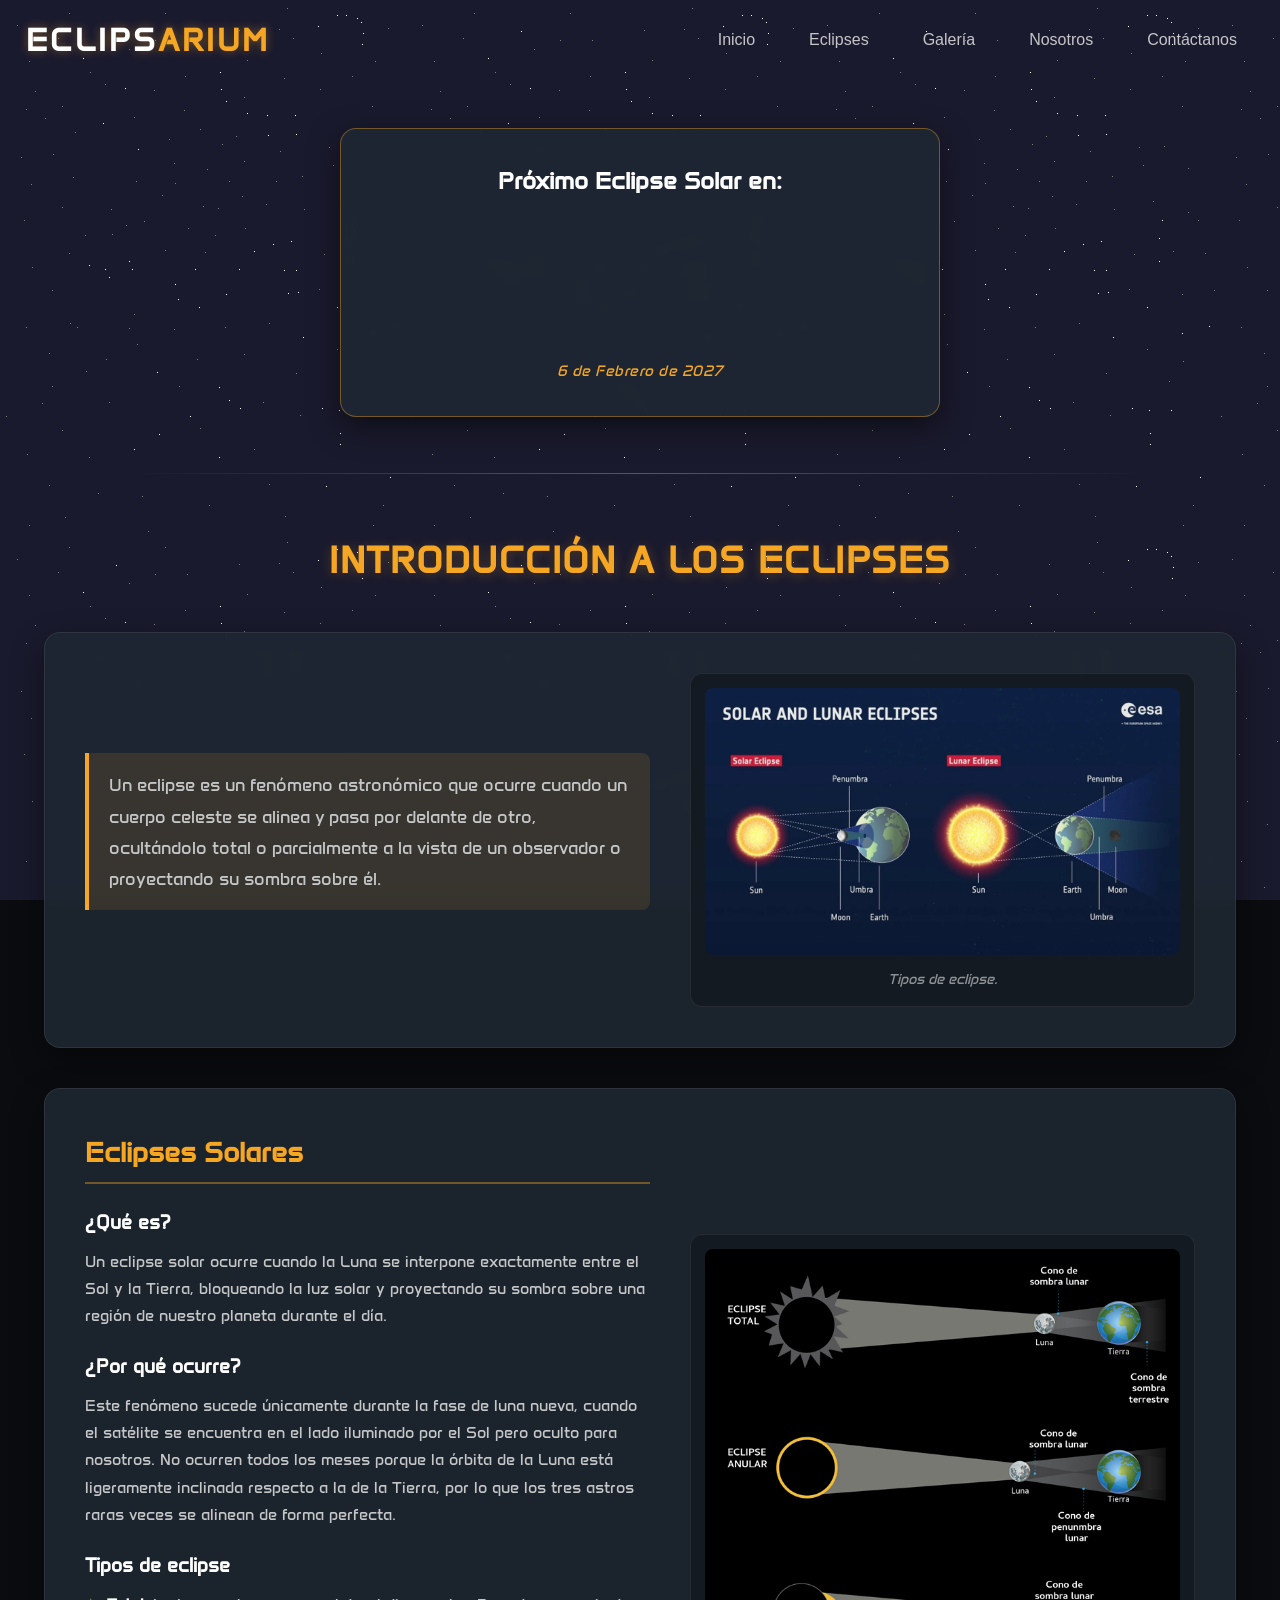
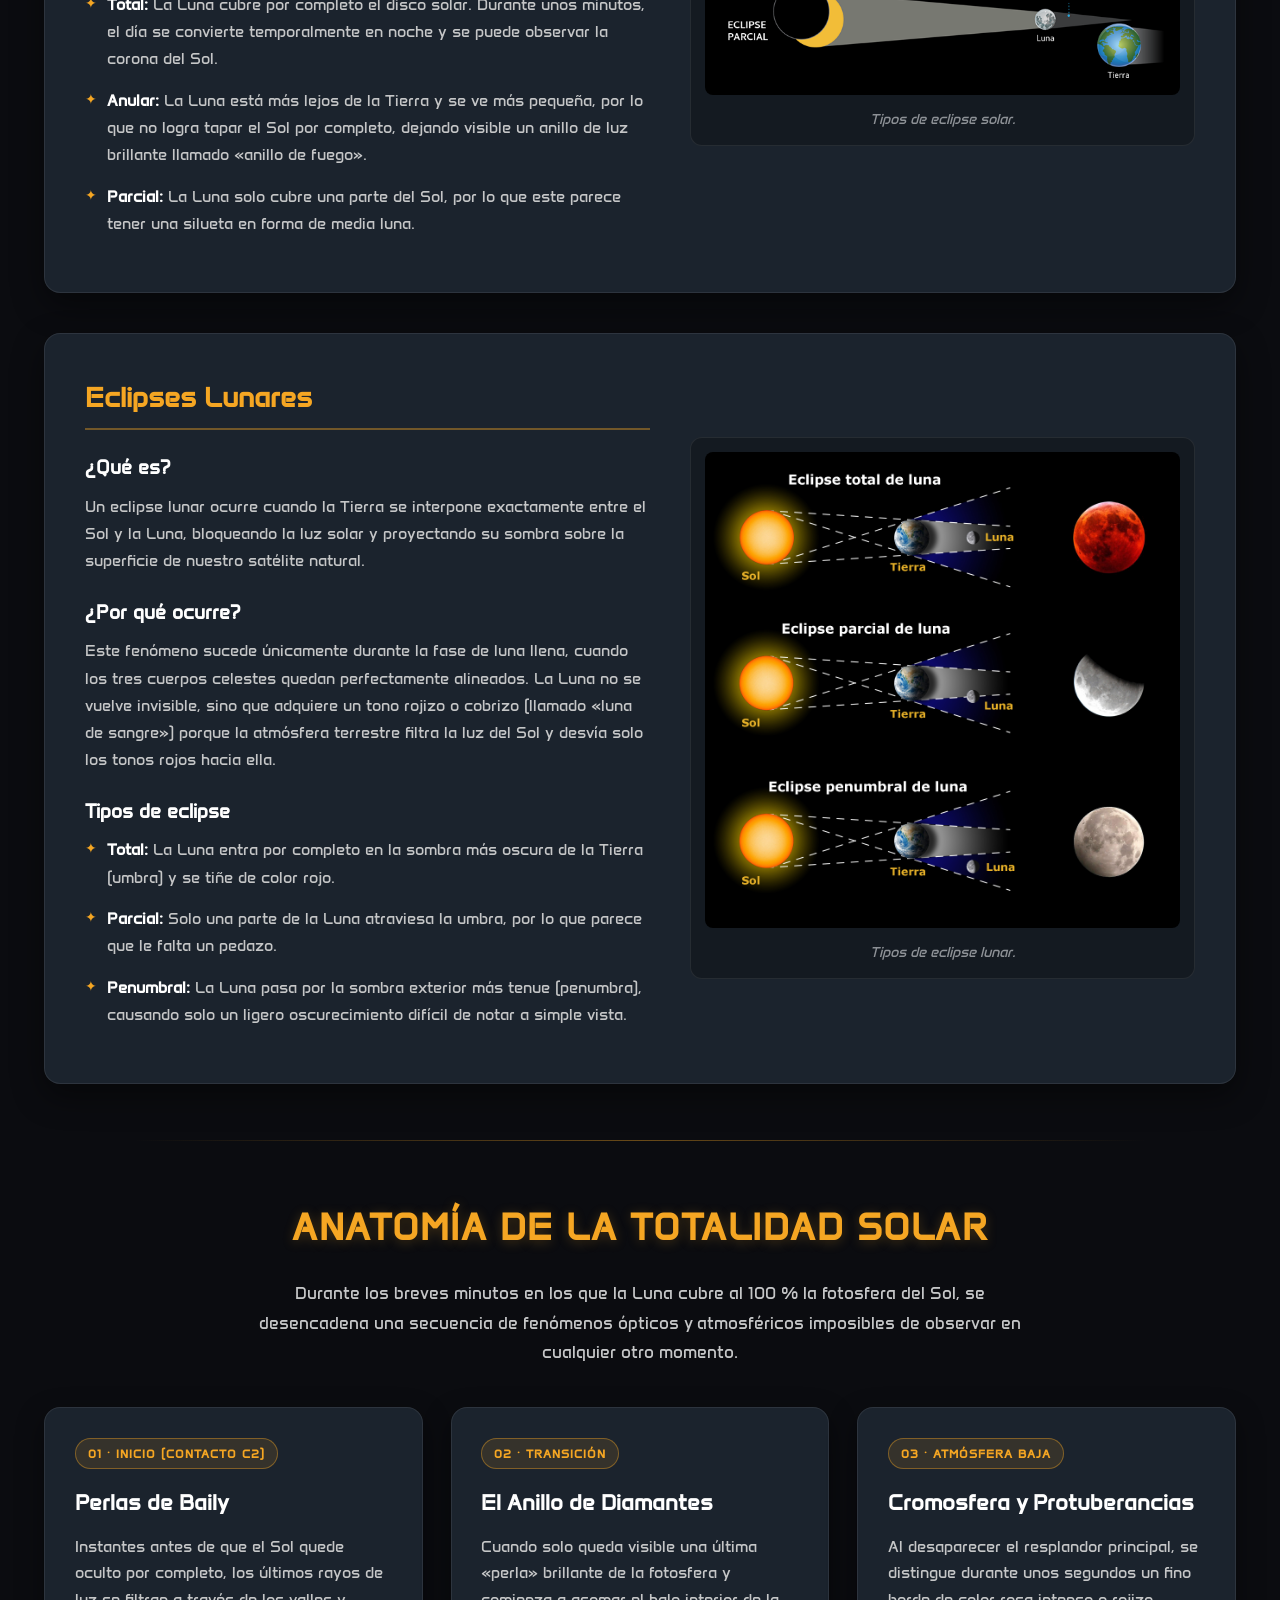
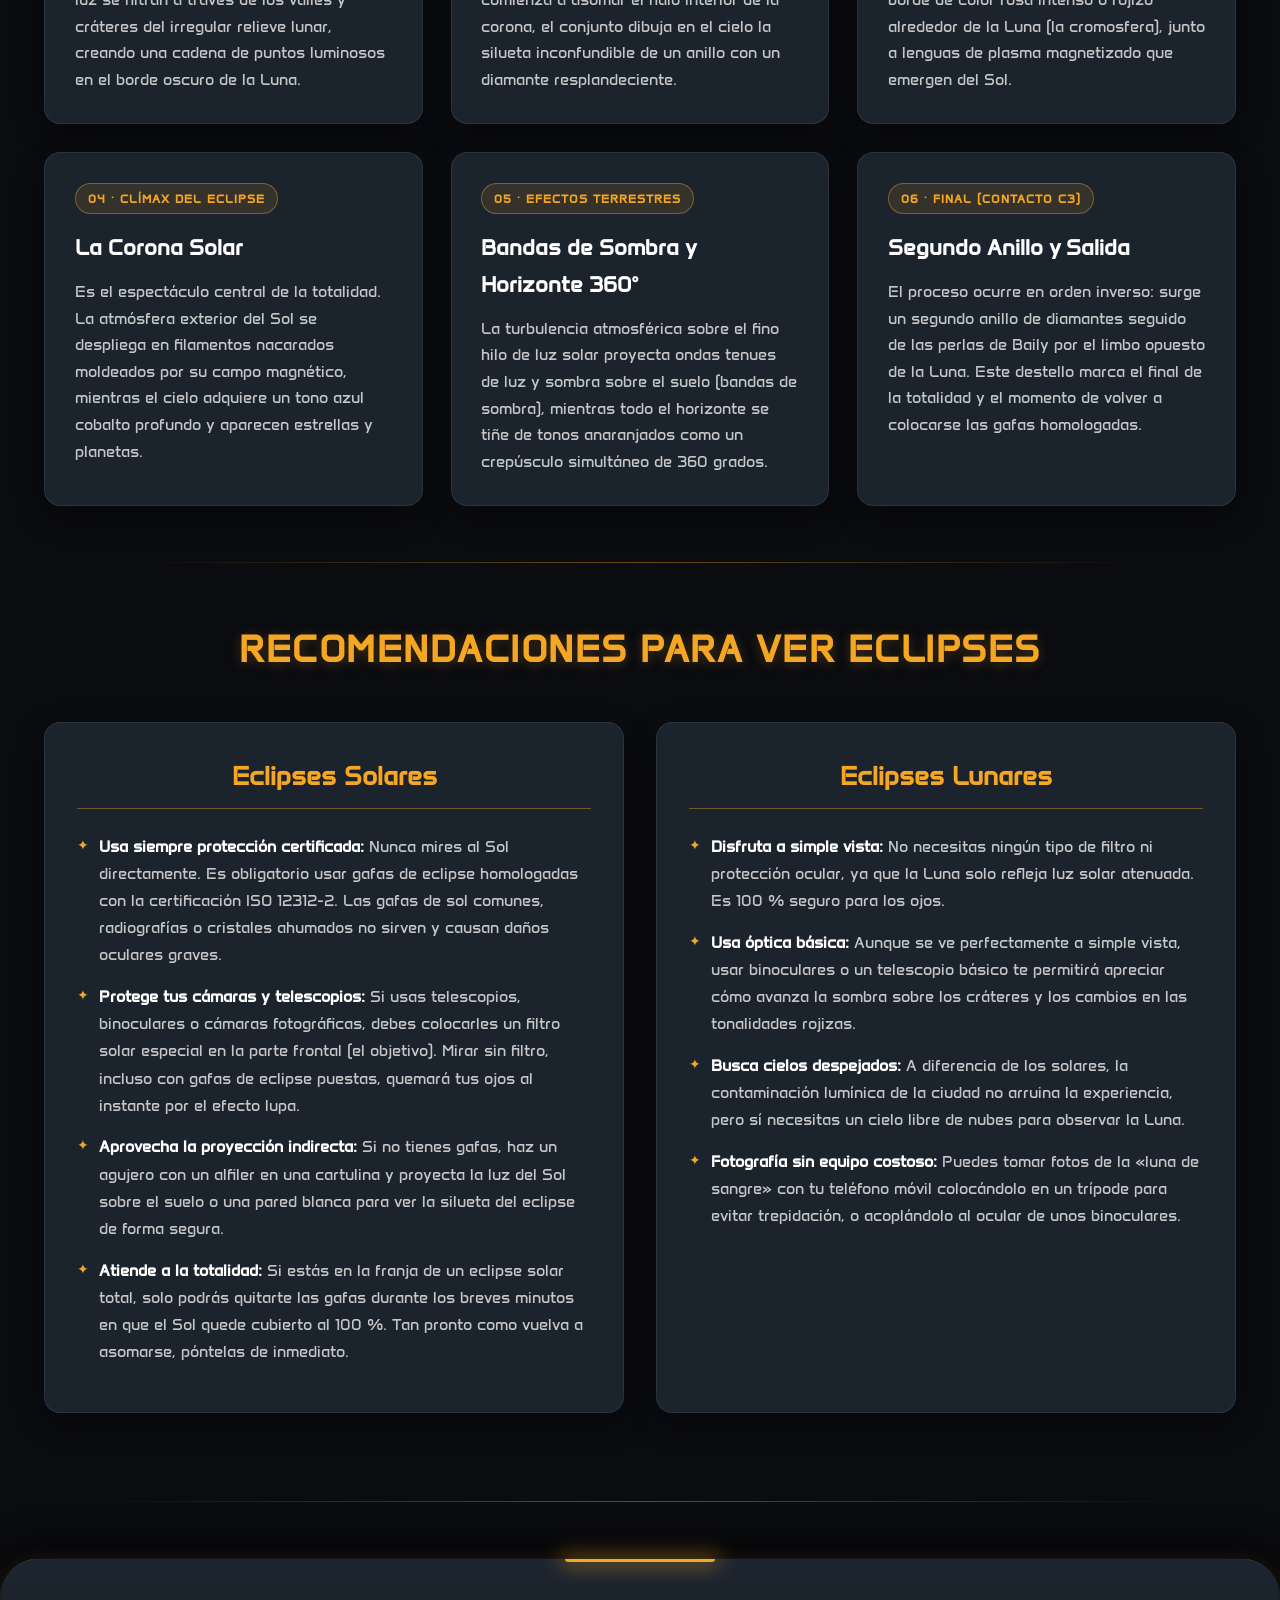
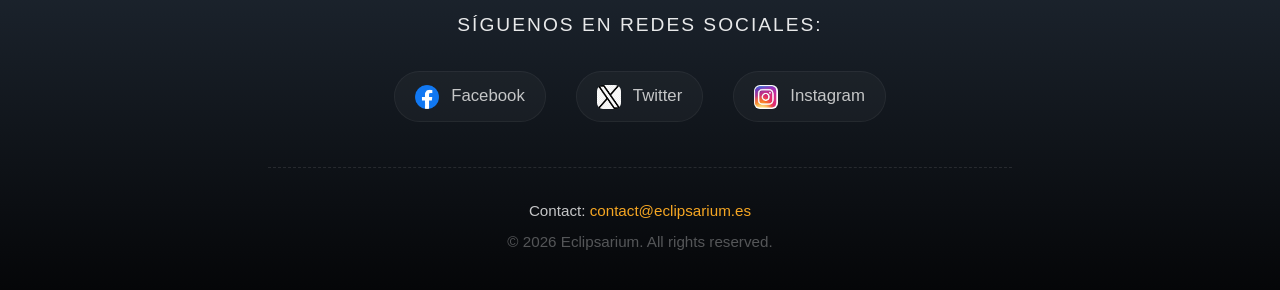
<file: index.html>
<!DOCTYPE html>
<html lang="es">
<head>
    <meta charset="UTF-8">
    <meta name="viewport" content="width=device-width, initial-scale=1.0">
    <title>Eclipsarium</title>
    <link rel="stylesheet" href="../css/css_index_styles.css">
    <link rel="stylesheet" href="../css/estilos_encabezado_y_footer.css">
</head>
<body>
    <div class="espacio_blanco"></div>
    <div class="scroll-progress"></div>

    <header class="header-eclipsarium">
        <h1 class="logo">Eclips<span>arium</span></h1>
        <nav class="nav-botones">
            <a href="index.html" class="btn-nav">Inicio</a>
            <a href="../html/nexteclipses.html" class="btn-nav">Eclipses</a>
            <a href="../html/multimedia.html" class="btn-nav">Galería</a>
            <a href="../html/abtus.html" class="btn-nav">Nosotros</a>
            <a href="../html/contactwus.html" class="btn-nav">Contáctanos</a>
        </nav>
    </header>

    <main class="contenedor-principal">
        <section class="seccion-contador">
            <h2 class="titulo-contador">Próximo Eclipse Solar en:</h2>
            <div class="caja-iframe">
                <iframe 
                    src="https://free.timeanddate.com/countdown/i9j7a1b3/n141/cf100/cm0/cu4/ct0/cs1/ca1/co0/cr0/ss0/cac000/cpc000/pcfff/tcfff/fs100/szw350/szh120/iso2027-02-06T10:00:00" 
                    title="Cuenta regresiva para el próximo Eclipse Solar Anular">
                </iframe>
            </div>
            <p class="fecha-eclipse"><time datetime="2027-02-06">6 de Febrero de 2027</time></p>
        </section>

        <hr class="separador">

        <section class="seccion-introduccion">
            <h2 class="titulo-seccion">Introducción a los eclipses</h2>

            <article class="tarjeta-contenido">
                <div class="columna-texto">
                    <p class="texto-destacado">
                        Un eclipse es un fenómeno astronómico que ocurre cuando un cuerpo celeste se alinea y pasa por delante de otro, ocultándolo total o parcialmente a la vista de un observador o proyectando su sombra sobre él.
                    </p>
                </div>
                <div class="columna-imagen">
                    <figure class="figura-eclipse">
                        <img src="/resources/index/tipos-eclipse.jpg" alt="Esquema general de los tipos de eclipse">
                        <figcaption>Tipos de eclipse.</figcaption>
                    </figure>
                </div>
            </article>

            <article class="tarjeta-contenido">
                <div class="columna-texto">
                    <h3 class="apartado">Eclipses Solares</h3>
                    
                    <h4 class="subapartado">¿Qué es?</h4>
                    <p class="texto">
                        Un eclipse solar ocurre cuando la Luna se interpone exactamente entre el Sol y la Tierra, bloqueando la luz solar y proyectando su sombra sobre una región de nuestro planeta durante el día.
                    </p>

                    <h4 class="subapartado">¿Por qué ocurre?</h4>
                    <p class="texto">
                        Este fenómeno sucede únicamente durante la fase de luna nueva, cuando el satélite se encuentra en el lado iluminado por el Sol pero oculto para nosotros. No ocurren todos los meses porque la órbita de la Luna está ligeramente inclinada respecto a la de la Tierra, por lo que los tres astros raras veces se alinean de forma perfecta.
                    </p>

                    <h4 class="subapartado">Tipos de eclipse</h4>
                    <ul class="lista-eclipses">
                        <li><strong>Total:</strong> La Luna cubre por completo el disco solar. Durante unos minutos, el día se convierte temporalmente en noche y se puede observar la corona del Sol.</li>
                        <li><strong>Anular:</strong> La Luna está más lejos de la Tierra y se ve más pequeña, por lo que no logra tapar el Sol por completo, dejando visible un anillo de luz brillante llamado «anillo de fuego».</li>
                        <li><strong>Parcial:</strong> La Luna solo cubre una parte del Sol, por lo que este parece tener una silueta en forma de media luna.</li>
                    </ul>
                </div>
                <div class="columna-imagen">
                    <figure class="figura-eclipse">
                        <img src="/resources/index/tipos-eclipses-solares.jpg" alt="Comparativa visual de los tipos de eclipse solar">
                        <figcaption>Tipos de eclipse solar.</figcaption>
                    </figure>
                </div>
            </article>

            <article class="tarjeta-contenido">
                <div class="columna-texto">
                    <h3 class="apartado">Eclipses Lunares</h3>

                    <h4 class="subapartado">¿Qué es?</h4>
                    <p class="texto">
                        Un eclipse lunar ocurre cuando la Tierra se interpone exactamente entre el Sol y la Luna, bloqueando la luz solar y proyectando su sombra sobre la superficie de nuestro satélite natural.
                    </p>

                    <h4 class="subapartado">¿Por qué ocurre?</h4>
                    <p class="texto">
                        Este fenómeno sucede únicamente durante la fase de luna llena, cuando los tres cuerpos celestes quedan perfectamente alineados. La Luna no se vuelve invisible, sino que adquiere un tono rojizo o cobrizo (llamado «luna de sangre») porque la atmósfera terrestre filtra la luz del Sol y desvía solo los tonos rojos hacia ella.
                    </p>

                    <h4 class="subapartado">Tipos de eclipse</h4>
                    <ul class="lista-eclipses">
                        <li><strong>Total:</strong> La Luna entra por completo en la sombra más oscura de la Tierra (umbra) y se tiñe de color rojo.</li>
                        <li><strong>Parcial:</strong> Solo una parte de la Luna atraviesa la umbra, por lo que parece que le falta un pedazo.</li>
                        <li><strong>Penumbral:</strong> La Luna pasa por la sombra exterior más tenue (penumbra), causando solo un ligero oscurecimiento difícil de notar a simple vista.</li>
                    </ul>
                </div>
                <div class="columna-imagen">
                    <figure class="figura-eclipse">
                        <img src="/resources/index/tipos-eclipse-luna.jpg" alt="Esquema de las fases y tipos de eclipse lunar">
                        <figcaption>Tipos de eclipse lunar.</figcaption>
                    </figure>
                </div>
            </article>
        </section>

        <hr class="separador">

        <section class="seccion-totalidad">
            <h2 class="titulo-seccion">Anatomía de la totalidad solar</h2>
            <p class="intro-totalidad">
                Durante los breves minutos en los que la Luna cubre al 100 % la fotosfera del Sol, se desencadena una secuencia de fenómenos ópticos y atmosféricos imposibles de observar en cualquier otro momento.
            </p>

            <div class="rejilla-totalidad">
                <article class="tarjeta-fase">
                    <span class="etiqueta-fase">01 · Inicio (Contacto C2)</span>
                    <h3 class="titulo-fase">Perlas de Baily</h3>
                    <p class="texto">
                        Instantes antes de que el Sol quede oculto por completo, los últimos rayos de luz se filtran a través de los valles y cráteres del irregular relieve lunar, creando una cadena de puntos luminosos en el borde oscuro de la Luna.
                    </p>
                </article>

                <article class="tarjeta-fase">
                    <span class="etiqueta-fase">02 · Transición</span>
                    <h3 class="titulo-fase">El Anillo de Diamantes</h3>
                    <p class="texto">
                        Cuando solo queda visible una última «perla» brillante de la fotosfera y comienza a asomar el halo interior de la corona, el conjunto dibuja en el cielo la silueta inconfundible de un anillo con un diamante resplandeciente.
                    </p>
                </article>

                <article class="tarjeta-fase">
                    <span class="etiqueta-fase">03 · Atmósfera Baja</span>
                    <h3 class="titulo-fase">Cromosfera y Protuberancias</h3>
                    <p class="texto">
                        Al desaparecer el resplandor principal, se distingue durante unos segundos un fino borde de color rosa intenso o rojizo alrededor de la Luna (la cromosfera), junto a lenguas de plasma magnetizado que emergen del Sol.
                    </p>
                </article>

                <article class="tarjeta-fase">
                    <span class="etiqueta-fase">04 · Clímax del Eclipse</span>
                    <h3 class="titulo-fase">La Corona Solar</h3>
                    <p class="texto">
                        Es el espectáculo central de la totalidad. La atmósfera exterior del Sol se despliega en filamentos nacarados moldeados por su campo magnético, mientras el cielo adquiere un tono azul cobalto profundo y aparecen estrellas y planetas.
                    </p>
                </article>

                <article class="tarjeta-fase">
                    <span class="etiqueta-fase">05 · Efectos Terrestres</span>
                    <h3 class="titulo-fase">Bandas de Sombra y Horizonte 360°</h3>
                    <p class="texto">
                        La turbulencia atmosférica sobre el fino hilo de luz solar proyecta ondas tenues de luz y sombra sobre el suelo (bandas de sombra), mientras todo el horizonte se tiñe de tonos anaranjados como un crepúsculo simultáneo de 360 grados.
                    </p>
                </article>

                <article class="tarjeta-fase">
                    <span class="etiqueta-fase">06 · Final (Contacto C3)</span>
                    <h3 class="titulo-fase">Segundo Anillo y Salida</h3>
                    <p class="texto">
                        El proceso ocurre en orden inverso: surge un segundo anillo de diamantes seguido de las perlas de Baily por el limbo opuesto de la Luna. Este destello marca el final de la totalidad y el momento de volver a colocarse las gafas homologadas.
                    </p>
                </article>
            </div>
        </section>

        <hr class="separador">

        <section class="seccion-recomendaciones">
            <h2 class="titulo-seccion">Recomendaciones para ver eclipses</h2>
            
            <div class="rejilla-recomendaciones">
                <article class="tarjeta-recomendacion">
                    <h3 class="apartado-centrado">Eclipses Solares</h3>
                    <ul class="lista-eclipses">
                        <li><strong>Usa siempre protección certificada:</strong> Nunca mires al Sol directamente. Es obligatorio usar gafas de eclipse homologadas con la certificación ISO 12312-2. Las gafas de sol comunes, radiografías o cristales ahumados no sirven y causan daños oculares graves.</li>
                        <li><strong>Protege tus cámaras y telescopios:</strong> Si usas telescopios, binoculares o cámaras fotográficas, debes colocarles un filtro solar especial en la parte frontal (el objetivo). Mirar sin filtro, incluso con gafas de eclipse puestas, quemará tus ojos al instante por el efecto lupa.</li>
                        <li><strong>Aprovecha la proyección indirecta:</strong> Si no tienes gafas, haz un agujero con un alfiler en una cartulina y proyecta la luz del Sol sobre el suelo o una pared blanca para ver la silueta del eclipse de forma segura.</li>
                        <li><strong>Atiende a la totalidad:</strong> Si estás en la franja de un eclipse solar total, solo podrás quitarte las gafas durante los breves minutos en que el Sol quede cubierto al 100 %. Tan pronto como vuelva a asomarse, póntelas de inmediato.</li>
                    </ul>
                </article>

                <article class="tarjeta-recomendacion">
                    <h3 class="apartado-centrado">Eclipses Lunares</h3>
                    <ul class="lista-eclipses">
                        <li><strong>Disfruta a simple vista:</strong> No necesitas ningún tipo de filtro ni protección ocular, ya que la Luna solo refleja luz solar atenuada. Es 100 % seguro para los ojos.</li>
                        <li><strong>Usa óptica básica:</strong> Aunque se ve perfectamente a simple vista, usar binoculares o un telescopio básico te permitirá apreciar cómo avanza la sombra sobre los cráteres y los cambios en las tonalidades rojizas.</li>
                        <li><strong>Busca cielos despejados:</strong> A diferencia de los solares, la contaminación lumínica de la ciudad no arruina la experiencia, pero sí necesitas un cielo libre de nubes para observar la Luna.</li>
                        <li><strong>Fotografía sin equipo costoso:</strong> Puedes tomar fotos de la «luna de sangre» con tu teléfono móvil colocándolo en un trípode para evitar trepidación, o acoplándolo al ocular de unos binoculares.</li>
                    </ul>
                </article>
            </div>
        </section>
    </main>

    <hr class="separador">

    <footer class="footer-eclipsarium">
        <div class="footer-contenido">
            <p class="footer-titulo">Síguenos en redes sociales:</p>
            
            <div class="redes-sociales">
                <a href="https://www.facebook.com/eclipsarium" target="_blank" class="social-link">
                    <img src="../resources/varios/facebook_logo.png" alt="Facebook"> Facebook
                </a>
                <a href="https://www.x.com/eclipsarium" target="_blank" class="social-link">
                    <img src="../resources/varios/x_logo.png" alt="Twitter"> Twitter
                </a>
                <a href="https://www.instagram.com/eclipsarium" target="_blank" class="social-link">
                    <img src="../resources/varios/ig_logo.jpeg" alt="Instagram"> Instagram
                </a>
            </div>

            <div class="footer-contacto">
                <p>Contact: <a href="mailto:contact@eclipsarium.es">contact@eclipsarium.es</a></p>
                <p class="copyright">© 2026 Eclipsarium. All rights reserved.</p>
            </div>
        </div>
    </footer>
</body>
</html>
</file>
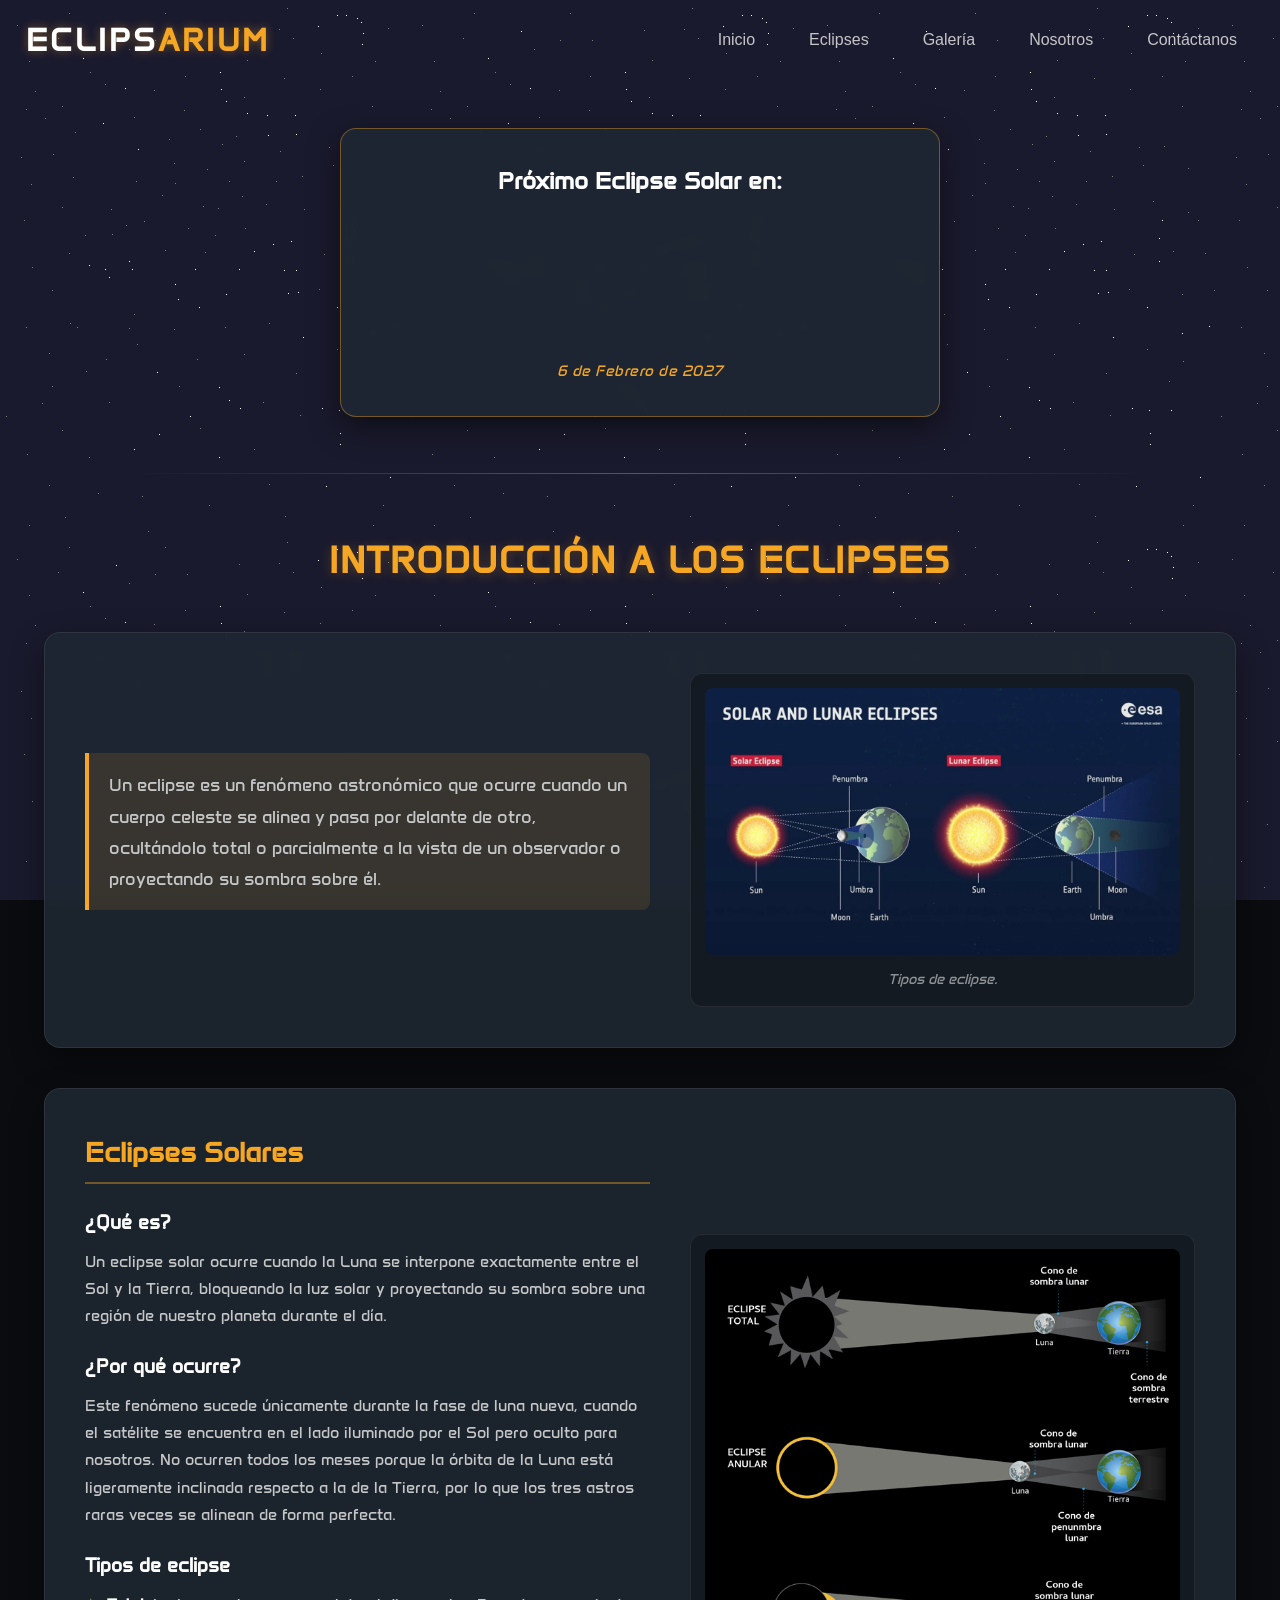
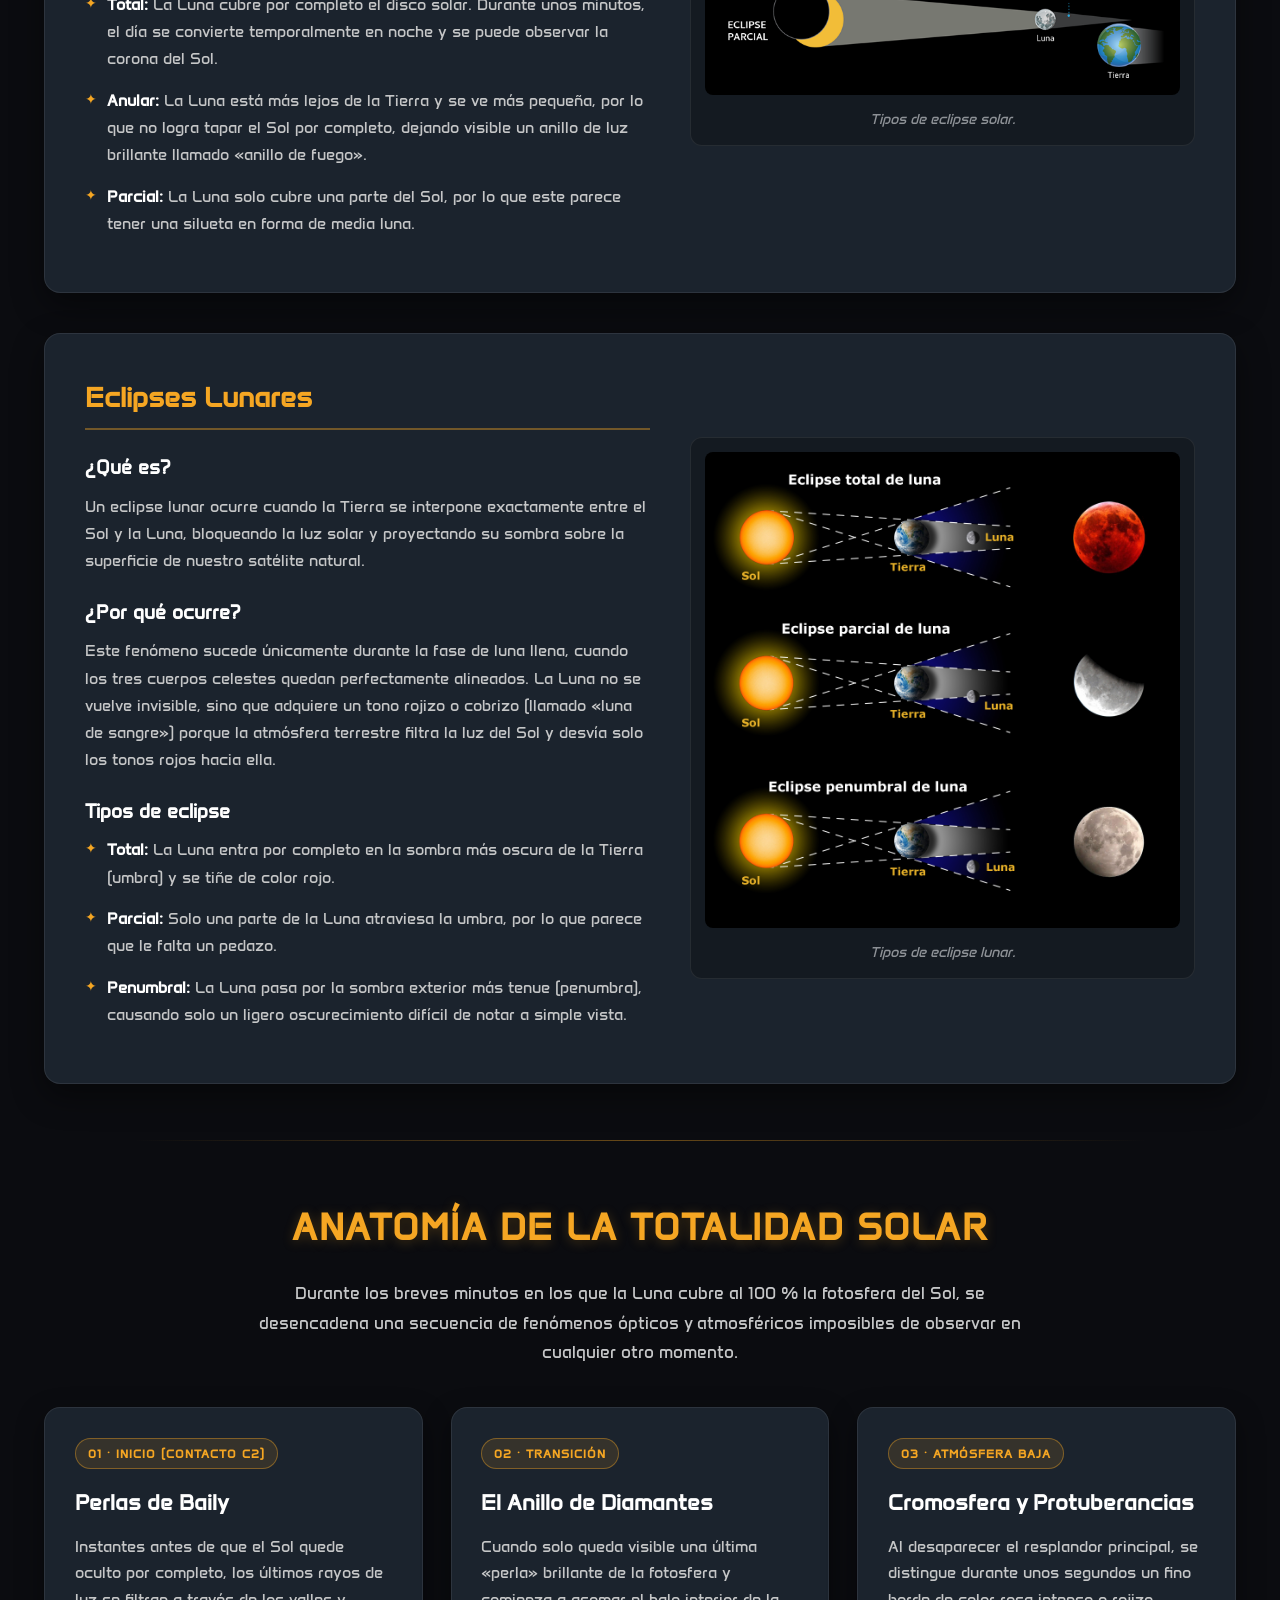
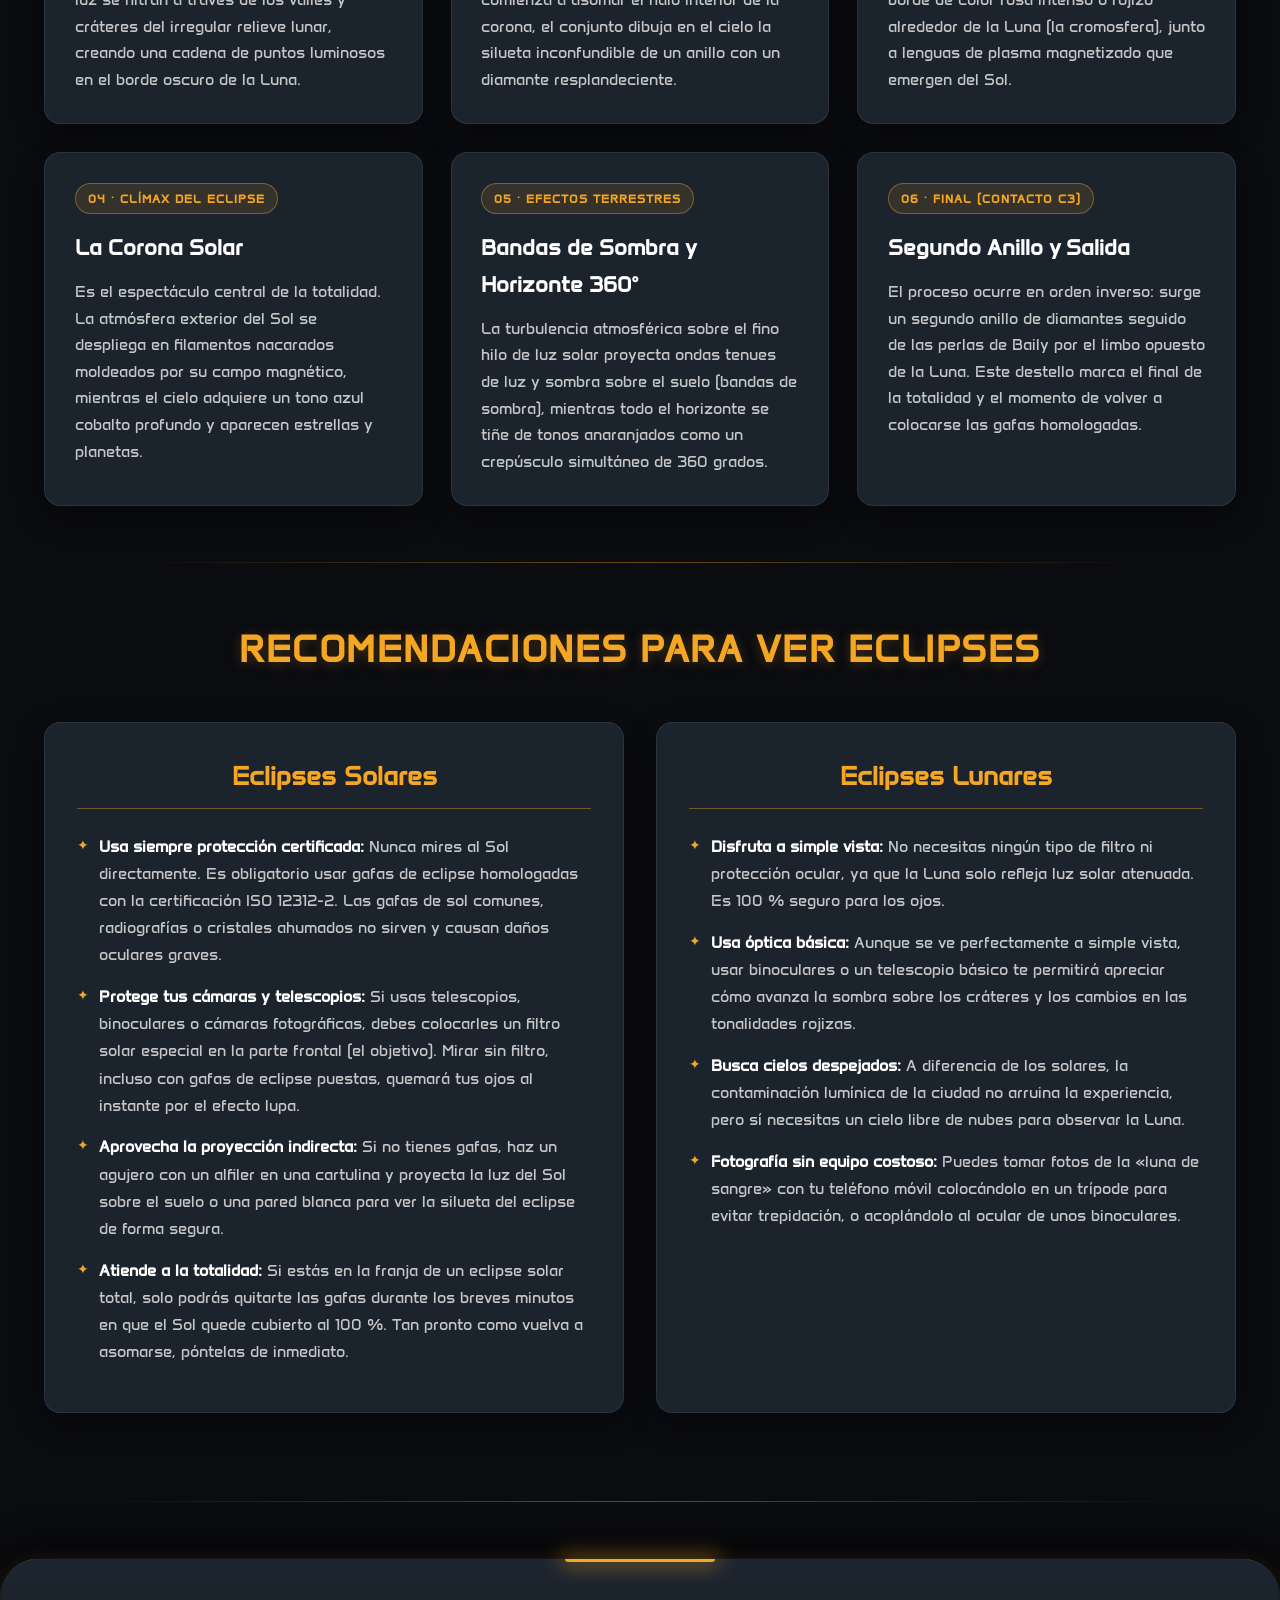
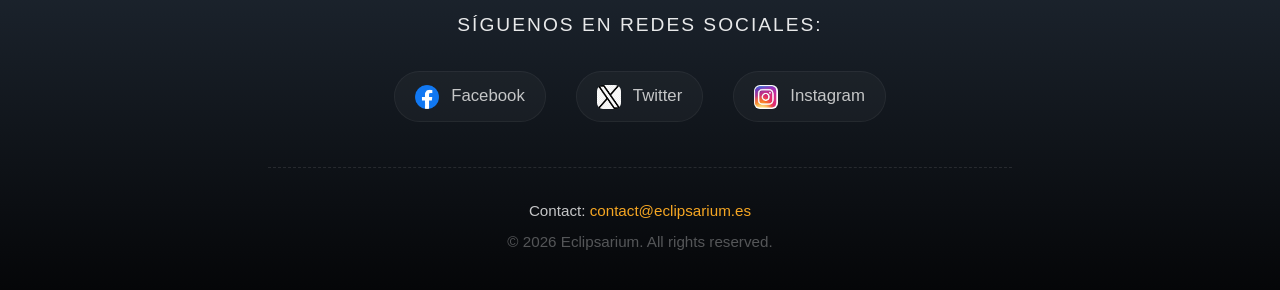
<file: html/index.html>
<!DOCTYPE html>
<html lang="es">
<head>
    <meta charset="UTF-8">
    <meta name="viewport" content="width=device-width, initial-scale=1.0">
    <title>Eclipsarium</title>
    <link rel="stylesheet" href="../css/css_index_styles.css">
    <link rel="stylesheet" href="../css/estilos_encabezado_y_footer.css">
</head>
<body>
    <div class="espacio_blanco"></div>
    <div class="scroll-progress"></div>

    <header class="header-eclipsarium">
        <h1 class="logo">Eclips<span>arium</span></h1>
        <nav class="nav-botones">
            <a href="../html/index.html" class="btn-nav">Inicio</a>
            <a href="../html/nexteclipses.html" class="btn-nav">Eclipses</a>
            <a href="../html/multimedia.html" class="btn-nav">Galería</a>
            <a href="../html/abtus.html" class="btn-nav">Nosotros</a>
            <a href="../html/contactwus.html" class="btn-nav">Contáctanos</a>
        </nav>
    </header>

    <main class="contenedor-principal">
        <section class="seccion-contador">
            <h2 class="titulo-contador">Próximo Eclipse Solar en:</h2>
            <div class="caja-iframe">
                <iframe 
                    src="https://free.timeanddate.com/countdown/i9j7a1b3/n141/cf100/cm0/cu4/ct0/cs1/ca1/co0/cr0/ss0/cac000/cpc000/pcfff/tcfff/fs100/szw350/szh120/iso2027-02-06T10:00:00" 
                    title="Cuenta regresiva para el próximo Eclipse Solar Anular">
                </iframe>
            </div>
            <p class="fecha-eclipse"><time datetime="2027-02-06">6 de Febrero de 2027</time></p>
        </section>

        <hr class="separador">

        <section class="seccion-introduccion">
            <h2 class="titulo-seccion">Introducción a los eclipses</h2>

            <article class="tarjeta-contenido">
                <div class="columna-texto">
                    <p class="texto-destacado">
                        Un eclipse es un fenómeno astronómico que ocurre cuando un cuerpo celeste se alinea y pasa por delante de otro, ocultándolo total o parcialmente a la vista de un observador o proyectando su sombra sobre él.
                    </p>
                </div>
                <div class="columna-imagen">
                    <figure class="figura-eclipse">
                        <img src="../resources/index/tipos-eclipse.jpg" alt="Esquema general de los tipos de eclipse">
                        <figcaption>Tipos de eclipse.</figcaption>
                    </figure>
                </div>
            </article>

            <article class="tarjeta-contenido">
                <div class="columna-texto">
                    <h3 class="apartado">Eclipses Solares</h3>
                    
                    <h4 class="subapartado">¿Qué es?</h4>
                    <p class="texto">
                        Un eclipse solar ocurre cuando la Luna se interpone exactamente entre el Sol y la Tierra, bloqueando la luz solar y proyectando su sombra sobre una región de nuestro planeta durante el día.
                    </p>

                    <h4 class="subapartado">¿Por qué ocurre?</h4>
                    <p class="texto">
                        Este fenómeno sucede únicamente durante la fase de luna nueva, cuando el satélite se encuentra en el lado iluminado por el Sol pero oculto para nosotros. No ocurren todos los meses porque la órbita de la Luna está ligeramente inclinada respecto a la de la Tierra, por lo que los tres astros raras veces se alinean de forma perfecta.
                    </p>

                    <h4 class="subapartado">Tipos de eclipse</h4>
                    <ul class="lista-eclipses">
                        <li><strong>Total:</strong> La Luna cubre por completo el disco solar. Durante unos minutos, el día se convierte temporalmente en noche y se puede observar la corona del Sol.</li>
                        <li><strong>Anular:</strong> La Luna está más lejos de la Tierra y se ve más pequeña, por lo que no logra tapar el Sol por completo, dejando visible un anillo de luz brillante llamado «anillo de fuego».</li>
                        <li><strong>Parcial:</strong> La Luna solo cubre una parte del Sol, por lo que este parece tener una silueta en forma de media luna.</li>
                    </ul>
                </div>
                <div class="columna-imagen">
                    <figure class="figura-eclipse">
                        <img src="../resources/index/tipos-eclipses-solares.jpg" alt="Comparativa visual de los tipos de eclipse solar">
                        <figcaption>Tipos de eclipse solar.</figcaption>
                    </figure>
                </div>
            </article>

            <article class="tarjeta-contenido">
                <div class="columna-texto">
                    <h3 class="apartado">Eclipses Lunares</h3>

                    <h4 class="subapartado">¿Qué es?</h4>
                    <p class="texto">
                        Un eclipse lunar ocurre cuando la Tierra se interpone exactamente entre el Sol y la Luna, bloqueando la luz solar y proyectando su sombra sobre la superficie de nuestro satélite natural.
                    </p>

                    <h4 class="subapartado">¿Por qué ocurre?</h4>
                    <p class="texto">
                        Este fenómeno sucede únicamente durante la fase de luna llena, cuando los tres cuerpos celestes quedan perfectamente alineados. La Luna no se vuelve invisible, sino que adquiere un tono rojizo o cobrizo (llamado «luna de sangre») porque la atmósfera terrestre filtra la luz del Sol y desvía solo los tonos rojos hacia ella.
                    </p>

                    <h4 class="subapartado">Tipos de eclipse</h4>
                    <ul class="lista-eclipses">
                        <li><strong>Total:</strong> La Luna entra por completo en la sombra más oscura de la Tierra (umbra) y se tiñe de color rojo.</li>
                        <li><strong>Parcial:</strong> Solo una parte de la Luna atraviesa la umbra, por lo que parece que le falta un pedazo.</li>
                        <li><strong>Penumbral:</strong> La Luna pasa por la sombra exterior más tenue (penumbra), causando solo un ligero oscurecimiento difícil de notar a simple vista.</li>
                    </ul>
                </div>
                <div class="columna-imagen">
                    <figure class="figura-eclipse">
                        <img src="../resources/index/tipos-eclipse-luna.jpg" alt="Esquema de las fases y tipos de eclipse lunar">
                        <figcaption>Tipos de eclipse lunar.</figcaption>
                    </figure>
                </div>
            </article>
        </section>

        <hr class="separador">

        <section class="seccion-totalidad">
            <h2 class="titulo-seccion">Anatomía de la totalidad solar</h2>
            <p class="intro-totalidad">
                Durante los breves minutos en los que la Luna cubre al 100 % la fotosfera del Sol, se desencadena una secuencia de fenómenos ópticos y atmosféricos imposibles de observar en cualquier otro momento.
            </p>

            <div class="rejilla-totalidad">
                <article class="tarjeta-fase">
                    <span class="etiqueta-fase">01 · Inicio (Contacto C2)</span>
                    <h3 class="titulo-fase">Perlas de Baily</h3>
                    <p class="texto">
                        Instantes antes de que el Sol quede oculto por completo, los últimos rayos de luz se filtran a través de los valles y cráteres del irregular relieve lunar, creando una cadena de puntos luminosos en el borde oscuro de la Luna.
                    </p>
                </article>

                <article class="tarjeta-fase">
                    <span class="etiqueta-fase">02 · Transición</span>
                    <h3 class="titulo-fase">El Anillo de Diamantes</h3>
                    <p class="texto">
                        Cuando solo queda visible una última «perla» brillante de la fotosfera y comienza a asomar el halo interior de la corona, el conjunto dibuja en el cielo la silueta inconfundible de un anillo con un diamante resplandeciente.
                    </p>
                </article>

                <article class="tarjeta-fase">
                    <span class="etiqueta-fase">03 · Atmósfera Baja</span>
                    <h3 class="titulo-fase">Cromosfera y Protuberancias</h3>
                    <p class="texto">
                        Al desaparecer el resplandor principal, se distingue durante unos segundos un fino borde de color rosa intenso o rojizo alrededor de la Luna (la cromosfera), junto a lenguas de plasma magnetizado que emergen del Sol.
                    </p>
                </article>

                <article class="tarjeta-fase">
                    <span class="etiqueta-fase">04 · Clímax del Eclipse</span>
                    <h3 class="titulo-fase">La Corona Solar</h3>
                    <p class="texto">
                        Es el espectáculo central de la totalidad. La atmósfera exterior del Sol se despliega en filamentos nacarados moldeados por su campo magnético, mientras el cielo adquiere un tono azul cobalto profundo y aparecen estrellas y planetas.
                    </p>
                </article>

                <article class="tarjeta-fase">
                    <span class="etiqueta-fase">05 · Efectos Terrestres</span>
                    <h3 class="titulo-fase">Bandas de Sombra y Horizonte 360°</h3>
                    <p class="texto">
                        La turbulencia atmosférica sobre el fino hilo de luz solar proyecta ondas tenues de luz y sombra sobre el suelo (bandas de sombra), mientras todo el horizonte se tiñe de tonos anaranjados como un crepúsculo simultáneo de 360 grados.
                    </p>
                </article>

                <article class="tarjeta-fase">
                    <span class="etiqueta-fase">06 · Final (Contacto C3)</span>
                    <h3 class="titulo-fase">Segundo Anillo y Salida</h3>
                    <p class="texto">
                        El proceso ocurre en orden inverso: surge un segundo anillo de diamantes seguido de las perlas de Baily por el limbo opuesto de la Luna. Este destello marca el final de la totalidad y el momento de volver a colocarse las gafas homologadas.
                    </p>
                </article>
            </div>
        </section>

        <hr class="separador">

        <section class="seccion-recomendaciones">
            <h2 class="titulo-seccion">Recomendaciones para ver eclipses</h2>
            
            <div class="rejilla-recomendaciones">
                <article class="tarjeta-recomendacion">
                    <h3 class="apartado-centrado">Eclipses Solares</h3>
                    <ul class="lista-eclipses">
                        <li><strong>Usa siempre protección certificada:</strong> Nunca mires al Sol directamente. Es obligatorio usar gafas de eclipse homologadas con la certificación ISO 12312-2. Las gafas de sol comunes, radiografías o cristales ahumados no sirven y causan daños oculares graves.</li>
                        <li><strong>Protege tus cámaras y telescopios:</strong> Si usas telescopios, binoculares o cámaras fotográficas, debes colocarles un filtro solar especial en la parte frontal (el objetivo). Mirar sin filtro, incluso con gafas de eclipse puestas, quemará tus ojos al instante por el efecto lupa.</li>
                        <li><strong>Aprovecha la proyección indirecta:</strong> Si no tienes gafas, haz un agujero con un alfiler en una cartulina y proyecta la luz del Sol sobre el suelo o una pared blanca para ver la silueta del eclipse de forma segura.</li>
                        <li><strong>Atiende a la totalidad:</strong> Si estás en la franja de un eclipse solar total, solo podrás quitarte las gafas durante los breves minutos en que el Sol quede cubierto al 100 %. Tan pronto como vuelva a asomarse, póntelas de inmediato.</li>
                    </ul>
                </article>

                <article class="tarjeta-recomendacion">
                    <h3 class="apartado-centrado">Eclipses Lunares</h3>
                    <ul class="lista-eclipses">
                        <li><strong>Disfruta a simple vista:</strong> No necesitas ningún tipo de filtro ni protección ocular, ya que la Luna solo refleja luz solar atenuada. Es 100 % seguro para los ojos.</li>
                        <li><strong>Usa óptica básica:</strong> Aunque se ve perfectamente a simple vista, usar binoculares o un telescopio básico te permitirá apreciar cómo avanza la sombra sobre los cráteres y los cambios en las tonalidades rojizas.</li>
                        <li><strong>Busca cielos despejados:</strong> A diferencia de los solares, la contaminación lumínica de la ciudad no arruina la experiencia, pero sí necesitas un cielo libre de nubes para observar la Luna.</li>
                        <li><strong>Fotografía sin equipo costoso:</strong> Puedes tomar fotos de la «luna de sangre» con tu teléfono móvil colocándolo en un trípode para evitar trepidación, o acoplándolo al ocular de unos binoculares.</li>
                    </ul>
                </article>
            </div>
        </section>
    </main>

    <hr class="separador">

    <footer class="footer-eclipsarium">
        <div class="footer-contenido">
            <p class="footer-titulo">Síguenos en redes sociales:</p>
            
            <div class="redes-sociales">
                <a href="https://www.facebook.com/eclipsarium" target="_blank" class="social-link">
                    <img src="../resources/varios/facebook_logo.png" alt="Facebook"> Facebook
                </a>
                <a href="https://www.x.com/eclipsarium" target="_blank" class="social-link">
                    <img src="../resources/varios/x_logo.png" alt="Twitter"> Twitter
                </a>
                <a href="https://www.instagram.com/eclipsarium" target="_blank" class="social-link">
                    <img src="../resources/varios/ig_logo.jpeg" alt="Instagram"> Instagram
                </a>
            </div>

            <div class="footer-contacto">
                <p>Contact: <a href="mailto:contact@eclipsarium.es">contact@eclipsarium.es</a></p>
                <p class="copyright">© 2026 Eclipsarium. All rights reserved.</p>
            </div>
        </div>
    </footer>
</body>
</html>
</file>
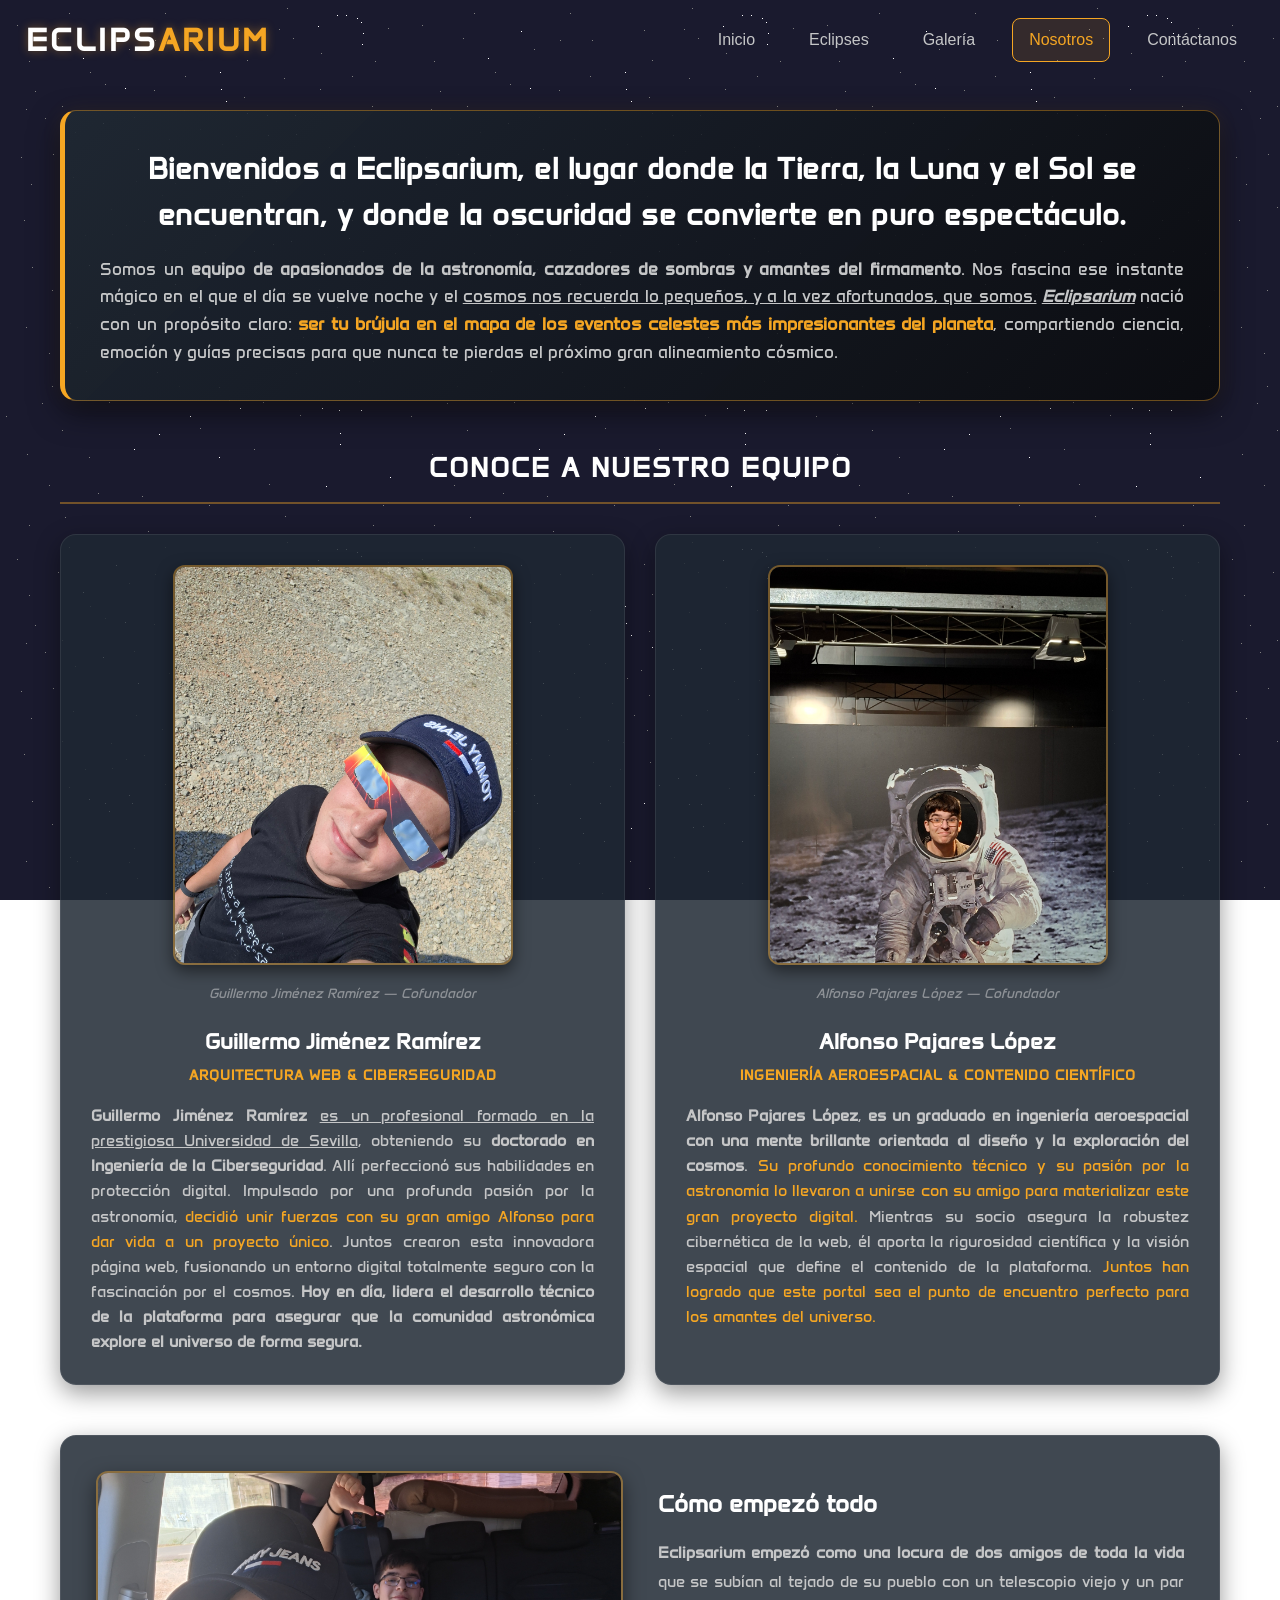
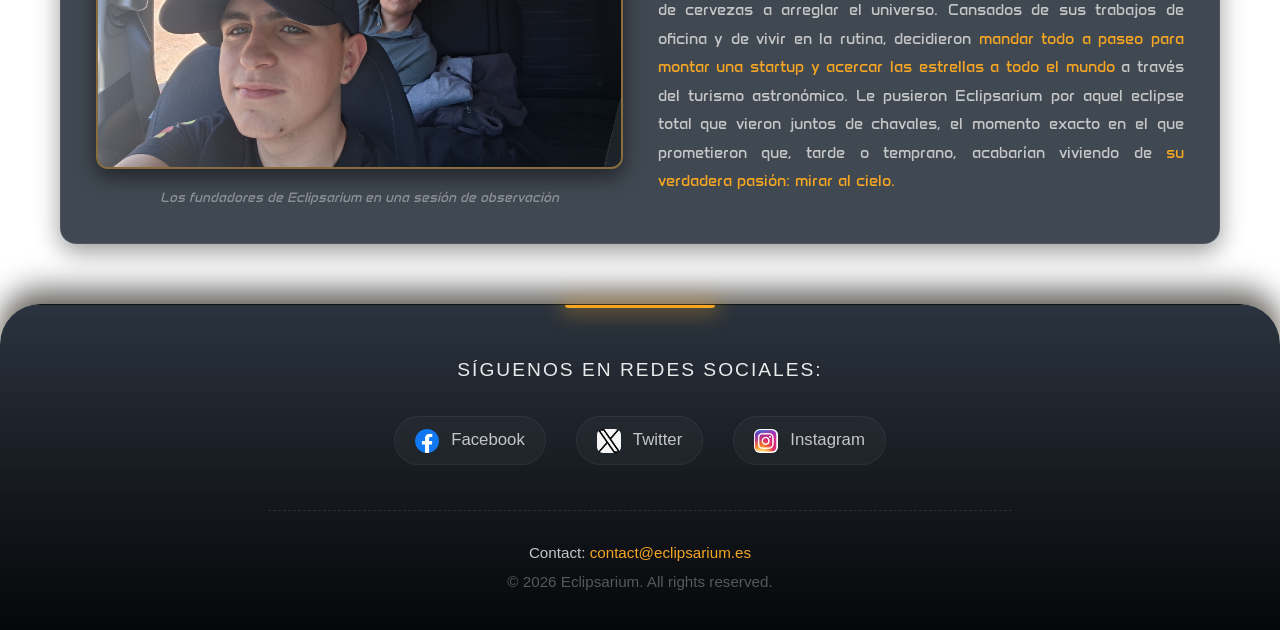
<file: html/abtus.html>
<!DOCTYPE html>
<html lang="es">
    <head>
        <meta charset="UTF-8">
        <meta name="viewport" content="width=device-width, initial-scale=1.0">
        
        <link rel="stylesheet" href="../css/css_abtus_styles.css">
        <link rel="stylesheet" href="../css/estilos_encabezado_y_footer.css">
        
        <title>Eclipsarium - Sobre Nosotros</title>
    </head>
    <body>
        <div class="espacio_blanco"></div>
        <div class="scroll-progress"></div> 
        
        <!-- Header -->
        <header class="header-eclipsarium">
            <h1 class="logo">Eclips<span>arium</span></h1>
            <nav class="nav-botones">
                <a href="../index.html" class="btn-nav">Inicio</a>
                <a href="../html/nexteclipses.html" class="btn-nav">Eclipses</a>
                <a href="../html/multimedia.html" class="btn-nav">Galería</a>
                <!-- Clase 'active' ilumina en dorado la pestaña actual -->
                <a href="../html/abtus.html" class="btn-nav active">Nosotros</a>
                <a href="../html/contactwus.html" class="btn-nav">Contáctanos</a>
            </nav>
        </header>
    
        <!-- CONTENEDOR PRINCIPAL -->
        <div class="contenedor-principal">
            
            <!-- BLOQUE DE PRESENTACIÓN DE ECLIPSARIUM -->
            <section class="intro-nosotros">
                <h2>Bienvenidos a Eclipsarium, el lugar donde la Tierra, la Luna y el Sol se encuentran, y donde la oscuridad se convierte en puro espectáculo.</h2>
                <p>Somos un <strong>equipo de apasionados de la astronomía, cazadores de sombras y amantes del firmamento</strong>. Nos fascina ese instante mágico en el que el día se vuelve noche y el <u>cosmos nos recuerda lo pequeños, y a la vez afortunados, que somos.</u> <strong><u><em>Eclipsarium</em></u></strong> nació con un propósito claro: <span class="texto-destacado">ser tu brújula en el mapa de los eventos celestes más impresionantes del planeta</span>, compartiendo ciencia, emoción y guías precisas para que nunca te pierdas el próximo gran alineamiento cósmico.</p>
            </section>

            <main>
                <h2 class="titulo-seccion">Conoce a nuestro equipo</h2>
                
                <!-- GALERÍA FLEXBOX DE FUNDADORES (sustituye a la antigua tabla) -->
                <div class="equipo-grid">
                    
                    <!-- Tarjeta 1: Guillermo -->
                    <article class="card-miembro">
                        <figure>
                            <!-- Ruta corregida en minúscula (../resources/) para evitar fallos en GitHub Pages -->
                            <img src="../resources/abtus/foto_guille.jpg" alt="Foto del cofundador de Eclipsarium Guillermo Jiménez Ramírez">
                            <figcaption>Guillermo Jiménez Ramírez — Cofundador</figcaption>
                        </figure>
                        <h3>Guillermo Jiménez Ramírez</h3>
                        <span class="rol-miembro">Arquitectura Web &amp; Ciberseguridad</span>
                        <p><strong>Guillermo Jiménez Ramírez</strong> <u>es un profesional formado en la prestigiosa Universidad de Sevilla</u>, obteniendo su <strong>doctorado en Ingeniería de la Ciberseguridad</strong>. Allí perfeccionó sus habilidades en protección digital. Impulsado por una profunda pasión por la astronomía, <span class="resalte-dorado">decidió unir fuerzas con su gran amigo Alfonso para dar vida a un proyecto único</span>. Juntos crearon esta innovadora página web, fusionando un entorno digital totalmente seguro con la fascinación por el cosmos. <strong>Hoy en día, lidera el desarrollo técnico de la plataforma para asegurar que la comunidad astronómica explore el universo de forma segura.</strong></p>
                    </article>

                    <!-- Tarjeta 2: Alfonso -->
                    <article class="card-miembro">
                        <figure>
                            <img src="../resources/abtus/foto_sito.jpg" alt="Foto del cofundador de Eclipsarium Alfonso Pajares López">
                            <figcaption>Alfonso Pajares López — Cofundador</figcaption>
                        </figure>
                        <h3>Alfonso Pajares López</h3>
                        <span class="rol-miembro">Ingeniería Aeroespacial &amp; Contenido Científico</span>
                        <p><strong>Alfonso Pajares López</strong>, <strong>es un graduado en ingeniería aeroespacial con una mente brillante orientada al diseño y la exploración del cosmos</strong>. <span class="resalte-dorado">Su profundo conocimiento técnico y su pasión por la astronomía lo llevaron a unirse con su amigo para materializar este gran proyecto digital.</span> Mientras su socio asegura la robustez cibernética de la web, él aporta la rigurosidad científica y la visión espacial que define el contenido de la plataforma. <span class="resalte-dorado">Juntos han logrado que este portal sea el punto de encuentro perfecto para los amantes del universo.</span></p>
                    </article>

                </div>

                <!-- BLOQUE FLEXBOX DE NUESTRA HISTORIA (sustituye a la segunda tabla) -->
                <section class="historia-conjunta">
                    <figure class="historia-foto">
                        <img src="../resources/abtus/foto_guille_y_sito.jpeg" alt="Foto conjunta de los fundadores de Eclipsarium">
                        <figcaption>Los fundadores de Eclipsarium en una sesión de observación</figcaption>
                    </figure>
                    
                    <div class="historia-texto">
                        <h3>Cómo empezó todo</h3>
                        <p><strong>Eclipsarium empezó como una locura de dos amigos de toda la vida</strong> que se subían al tejado de su pueblo con un telescopio viejo y un par de cervezas a arreglar el universo. Cansados de sus trabajos de oficina y de vivir en la rutina, decidieron <span class="resalte-dorado">mandar todo a paseo para montar una startup y acercar las estrellas a todo el mundo</span> a través del turismo astronómico. Le pusieron Eclipsarium por aquel eclipse total que vieron juntos de chavales, el momento exacto en el que prometieron que, tarde o temprano, acabarían viviendo de <strong><span class="resalte-dorado">su verdadera pasión: mirar al cielo.</span></strong></p>
                    </div>
                </section>
            </main>
        </div>

        <!-- Footer -->
        <footer class="footer-eclipsarium">
            <div class="footer-contenido">
                <p class="footer-titulo">Síguenos en redes sociales:</p>
                
                <div class="redes-sociales">
                    <a href="https://www.facebook.com/eclipsarium" class="social-link">
                        <img src="../resources/varios/facebook_logo.png" alt="Logo de Facebook"> Facebook
                    </a>
                    <a href="https://www.x.com/eclipsarium" class="social-link">
                        <img src="../resources/varios/x_logo.png" alt="Logo de X"> Twitter
                    </a>
                    <a href="https://www.instagram.com/eclipsarium" class="social-link">
                        <img src="../resources/varios/ig_logo.jpeg" alt="Logo de Instagram"> Instagram
                    </a>
                </div>

                <div class="footer-contacto">
                    <p>Contact: <a href="mailto:contact@eclipsarium.es">contact@eclipsarium.es</a></p>
                    <p class="copyright">&copy; 2026 Eclipsarium. All rights reserved.</p>
                </div>
            </div>
        </footer>
    </body>
</html>
</file>
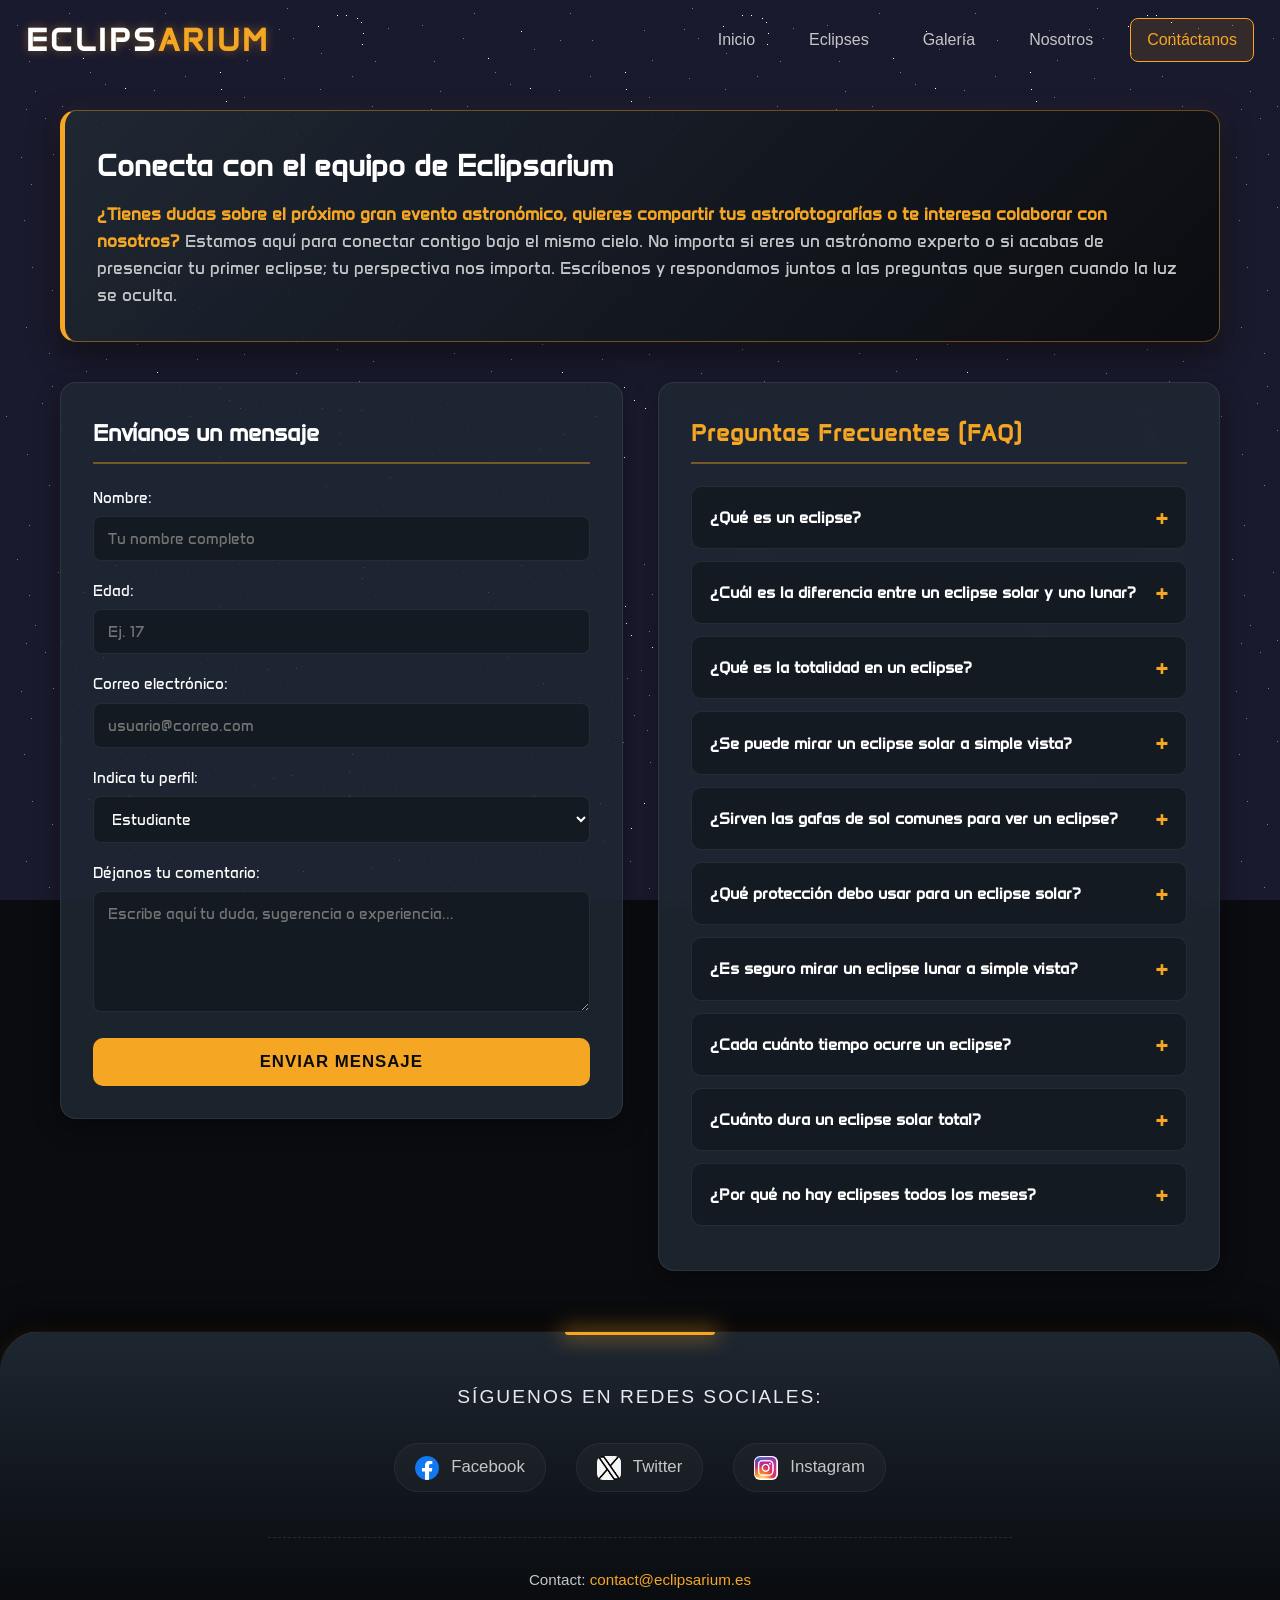
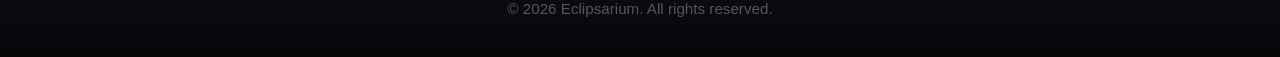
<file: html/contactwus.html>
<!DOCTYPE html>
<html lang="es">
    <head>
        <meta charset="UTF-8">
        <meta name="viewport" content="width=device-width, initial-scale=1.0">
        
        <link rel="stylesheet" href="../css/css_contactwus_styles.css">
        <link rel="stylesheet" href="../css/estilos_encabezado_y_footer.css">
        
        <title>Eclipsarium - Contáctanos</title>
    </head>
    <body>
        <div class="espacio_blanco"></div>
        <div class="scroll-progress"></div> 
        
        <header class="header-eclipsarium">
            <h1 class="logo">Eclips<span>arium</span></h1>
            <nav class="nav-botones">
                <a href="../index.html" class="btn-nav">Inicio</a>
                <a href="../html/nexteclipses.html" class="btn-nav">Eclipses</a>
                <a href="../html/multimedia.html" class="btn-nav">Galería</a>
                <a href="../html/abtus.html" class="btn-nav">Nosotros</a>
                <!-- Clase 'active' ilumina en dorado la pestaña actual -->
                <a href="../html/contactwus.html" class="btn-nav active">Contáctanos</a>
            </nav>
        </header>

        <!-- Contenedor Principal -->
        <main class="contenedor-principal">
            
            <!-- Introducción-->
            <section id="intro-contacto">
                <h2>Conecta con el equipo de Eclipsarium</h2>
                <p><span class="resalte-pregunta">¿Tienes dudas sobre el próximo gran evento astronómico, quieres compartir tus astrofotografías o te interesa colaborar con nosotros?</span> Estamos aquí para conectar contigo bajo el mismo cielo. No importa si eres un astrónomo experto o si acabas de presenciar tu primer eclipse; tu perspectiva nos importa. Escríbenos y respondamos juntos a las preguntas que surgen cuando la luz se oculta.</p>
            </section>

            <!-- Contenedor utlizando flexblox para colocar el formulario a la izquierda y FAQ a la derecha en PC -->
            <div class="layout-contacto">
                
                <!-- Columna 1 del formulario -->
                <section id="formulario-contacto">
                    <h3>Envíanos un mensaje</h3>
                    <form enctype="multipart/form-data">
                        
                        <!-- Cada bloque usa la clase .campo-grupo -->
                        <div class="campo-grupo">
                            <label for="nombre">Nombre:</label>
                            <input type="text" id="nombre" name="nombre" class="campo-control" placeholder="Tu nombre completo" required>
                        </div>

                        <div class="campo-grupo">
                            <label for="edad">Edad:</label>
                            <input type="number" id="edad" name="edad" class="campo-control" min="12" max="99" inputmode="numeric" placeholder="Ej. 17" required>
                        </div>

                        <div class="campo-grupo">
                            <label for="correo">Correo electrónico:</label>
                            <input type="email" id="correo" name="correo" class="campo-control" list="sugerencias-correo" placeholder="usuario@correo.com" required>
                            <datalist id="sugerencias-correo">
                                <option value="@gmail.com">
                                <option value="@gmail.es">
                                <option value="@hotmail.com">
                                <option value="@hotmail.es">
                            </datalist>
                        </div>

                        <div class="campo-grupo">
                            <label for="profesion">Indica tu perfil:</label>
                            <select name="profesion" id="profesion" class="campo-control">
                                <option value="profesional">Astrónomo profesional</option>
                                <option value="iniciado">Astrónomo amateur</option>
                                <option value="estudiante" selected>Estudiante</option>
                                <option value="fotógrafo">Fotógrafo</option>
                            </select>
                        </div>

                        <div class="campo-grupo">
                            <label for="comentario">Déjanos tu comentario:</label>
                            <textarea id="comentario" name="comentario" class="campo-control" rows="5" placeholder="Escribe aquí tu duda, sugerencia o experiencia..."></textarea>
                        </div>

                        <!-- Botón estilizado único #btn-enviar -->
                        <button type="submit" id="btn-enviar">Enviar mensaje</button>
                    </form>
                </section>

                <!-- Columna 2 de preguntas frecuentes -->
                <aside id="seccion-faq">
                    <h3>Preguntas Frecuentes (FAQ)</h3>
                    
                    <!-- Cada desplegable reutiliza la clase .faq-item -->
                    <details class="faq-item">
                        <summary>¿Qué es un eclipse?</summary>
                        <p>Un fenómeno astronómico donde un cuerpo celeste bloquea la luz de otro.</p>
                    </details>

                    <details class="faq-item">
                        <summary>¿Cuál es la diferencia entre un eclipse solar y uno lunar?</summary>
                        <p>El solar ocurre cuando la Luna se interpone entre la Tierra y el Sol. El lunar sucede cuando la Tierra se interpone entre el Sol y la Luna, proyectando su sombra sobre ella.</p>
                    </details>

                    <details class="faq-item">
                        <summary>¿Qué es la totalidad en un eclipse?</summary>
                        <p>El momento exacto en que la luz del Sol queda completamente cubierta por la Luna.</p>
                    </details>

                    <details class="faq-item">
                        <summary>¿Se puede mirar un eclipse solar a simple vista?</summary>
                        <p><span class="aviso-peligro">No, nunca debes mirar un eclipse solar directamente sin protección adecuada.</span> Puede causar daños irreparables en la retina.</p>
                    </details>

                    <details class="faq-item">
                        <summary>¿Sirven las gafas de sol comunes para ver un eclipse?</summary>
                        <p>No, las gafas de sol convencionales no filtran la radiación infrarroja y ultravioleta dañina.</p>
                    </details>

                    <details class="faq-item">
                        <summary>¿Qué protección debo usar para un eclipse solar?</summary>
                        <p>Gafas de eclipse certificadas con la norma ISO 12312-2 o filtros de soldador del número 14 o superior.</p>
                    </details>

                    <details class="faq-item">
                        <summary>¿Es seguro mirar un eclipse lunar a simple vista?</summary>
                        <p><span class="aviso-seguro">Sí, los eclipses lunares son totalmente seguros de observar sin ningún tipo de filtro o protección.</span></p>
                    </details>

                    <details class="faq-item">
                        <summary>¿Cada cuánto tiempo ocurre un eclipse?</summary>
                        <p>Hay entre 4 y 7 eclipses al año (entre solares y lunares), pero solo son visibles desde franjas específicas de la Tierra.</p>
                    </details>

                    <details class="faq-item">
                        <summary>¿Cuánto dura un eclipse solar total?</summary>
                        <p>La fase de totalidad suele durar entre 2 y 7 minutos, aunque el evento completo (fases parciales) puede durar un par de horas.</p>
                    </details>

                    <details class="faq-item">
                        <summary>¿Por qué no hay eclipses todos los meses?</summary>
                        <p>Porque la órbita de la Luna está inclinada unos 5 grados respecto a la órbita de la Tierra, por lo que la alineación perfecta no ocurre en cada luna nueva o llena.</p>
                    </details>
                </aside>

            </div>
        </main>

        <!-- Footer -->
        <footer class="footer-eclipsarium">
            <div class="footer-contenido">
                <p class="footer-titulo">Síguenos en redes sociales:</p>
                
                <div class="redes-sociales">
                    <a href="https://www.facebook.com/eclipsarium" class="social-link">
                        <img src="../resources/varios/facebook_logo.png" alt="Logo de Facebook"> Facebook
                    </a>
                    <a href="https://www.x.com/eclipsarium" class="social-link">
                        <img src="../resources/varios/x_logo.png" alt="Logo de X"> Twitter
                    </a>
                    <a href="https://www.instagram.com/eclipsarium" class="social-link">
                        <img src="../resources/varios/ig_logo.jpeg" alt="Logo de Instagram"> Instagram
                    </a>
                </div>

                <div class="footer-contacto">
                    <p>Contact: <a href="mailto:contact@eclipsarium.es">contact@eclipsarium.es</a></p>
                    <p class="copyright">&copy; 2026 Eclipsarium. All rights reserved.</p>
                </div>
            </div>
        </footer>
    </body>
</html>
</file>
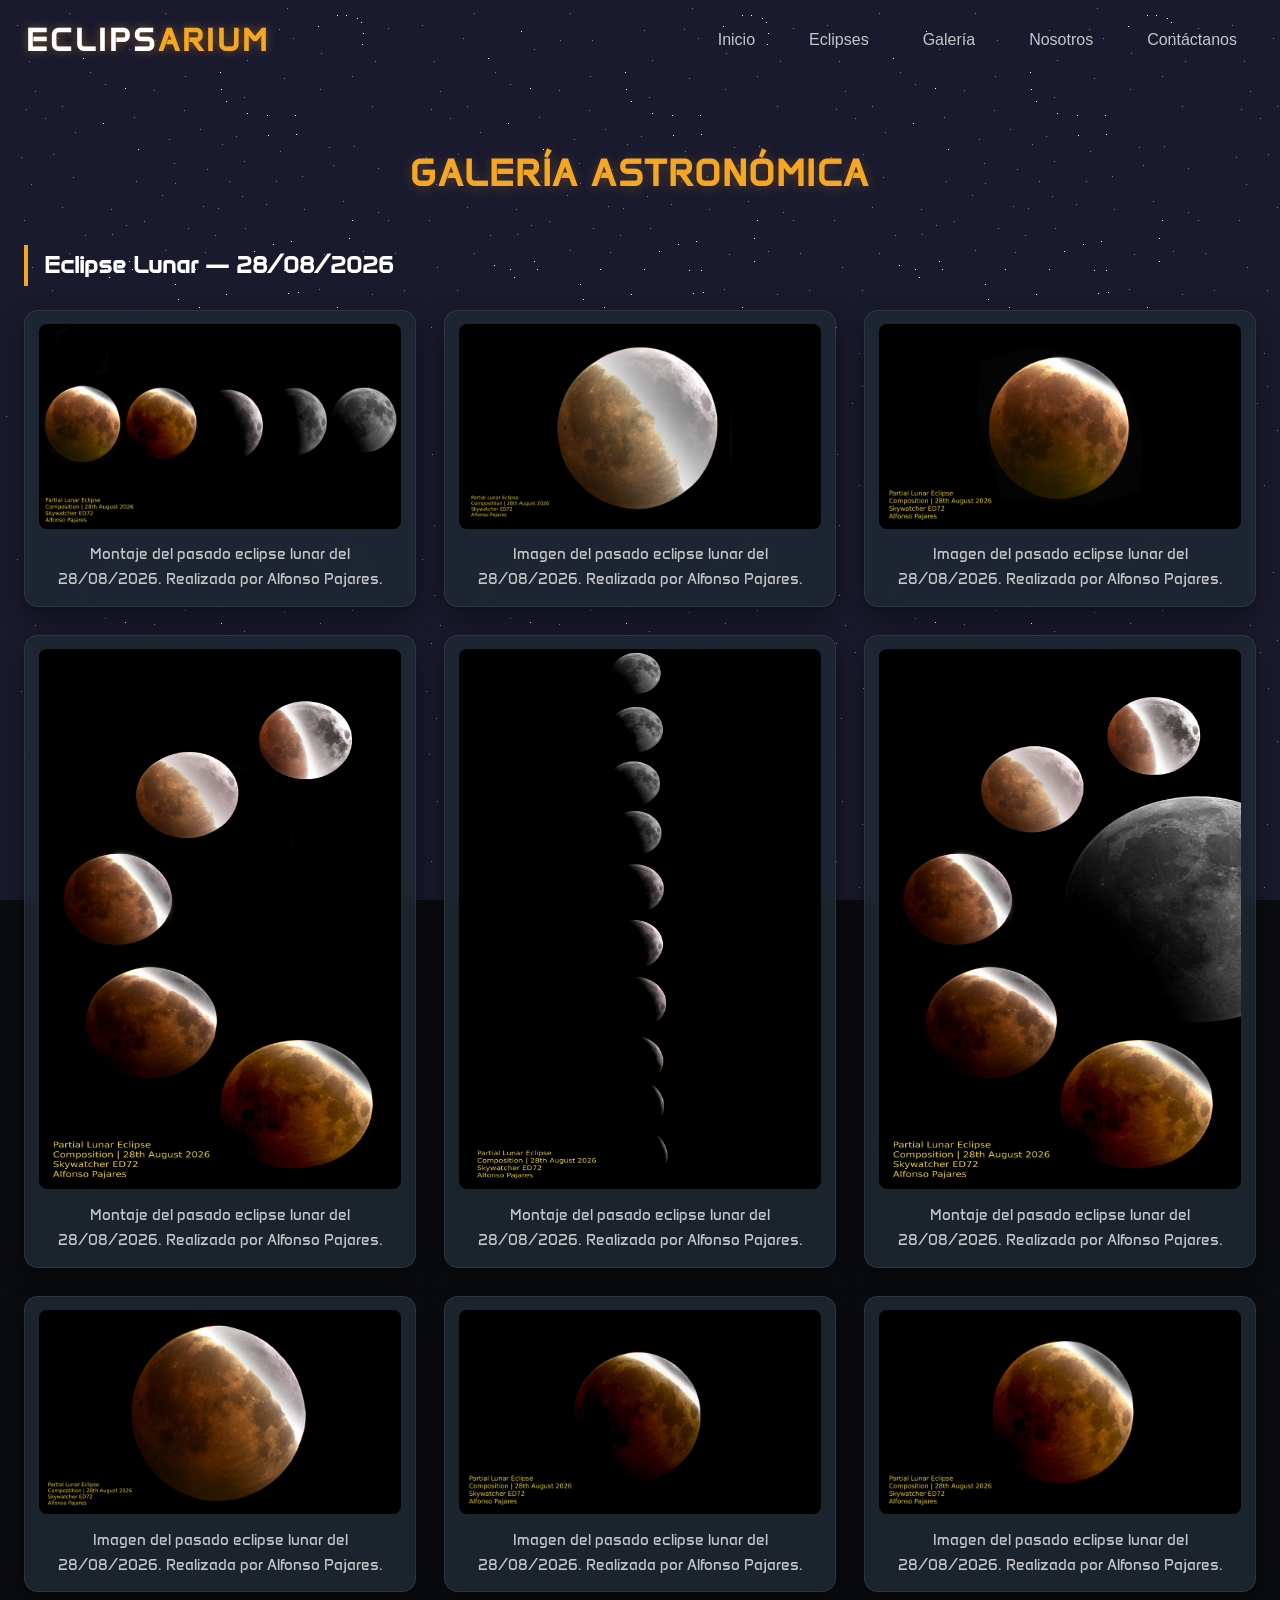
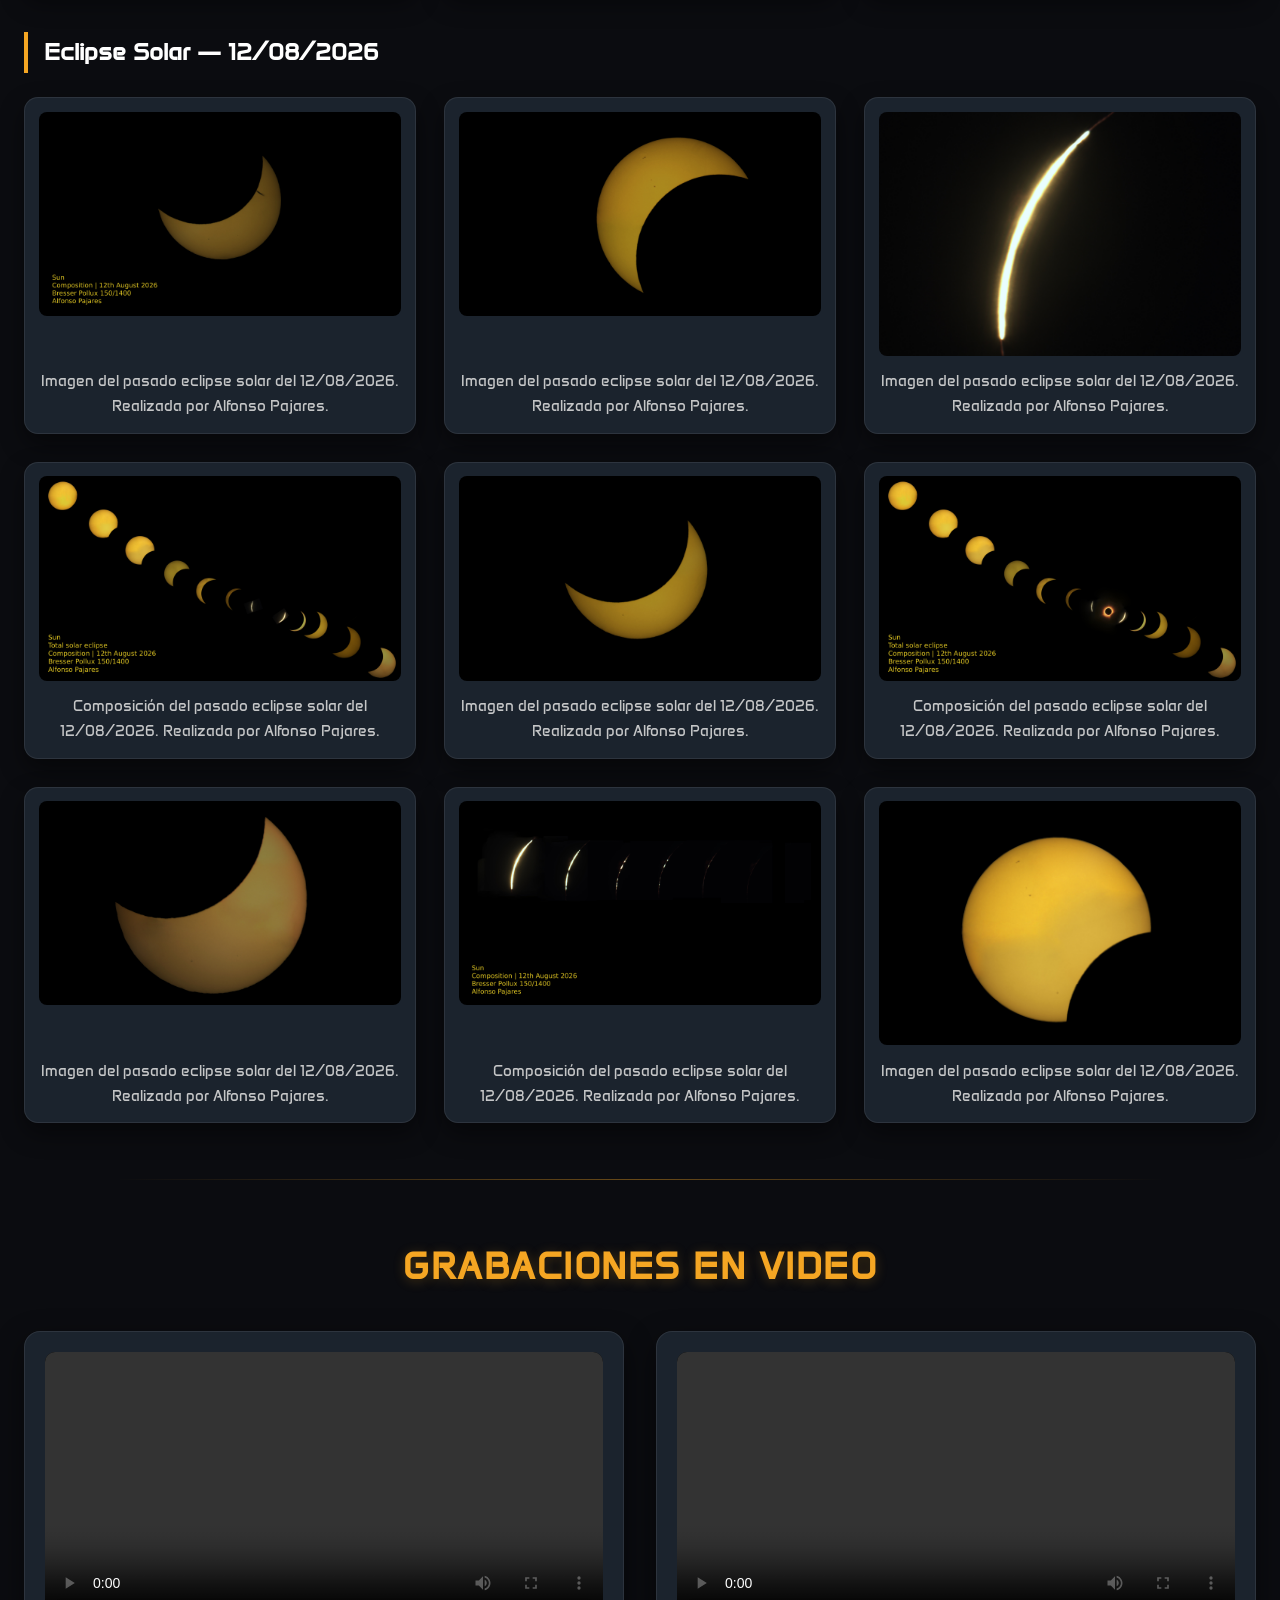
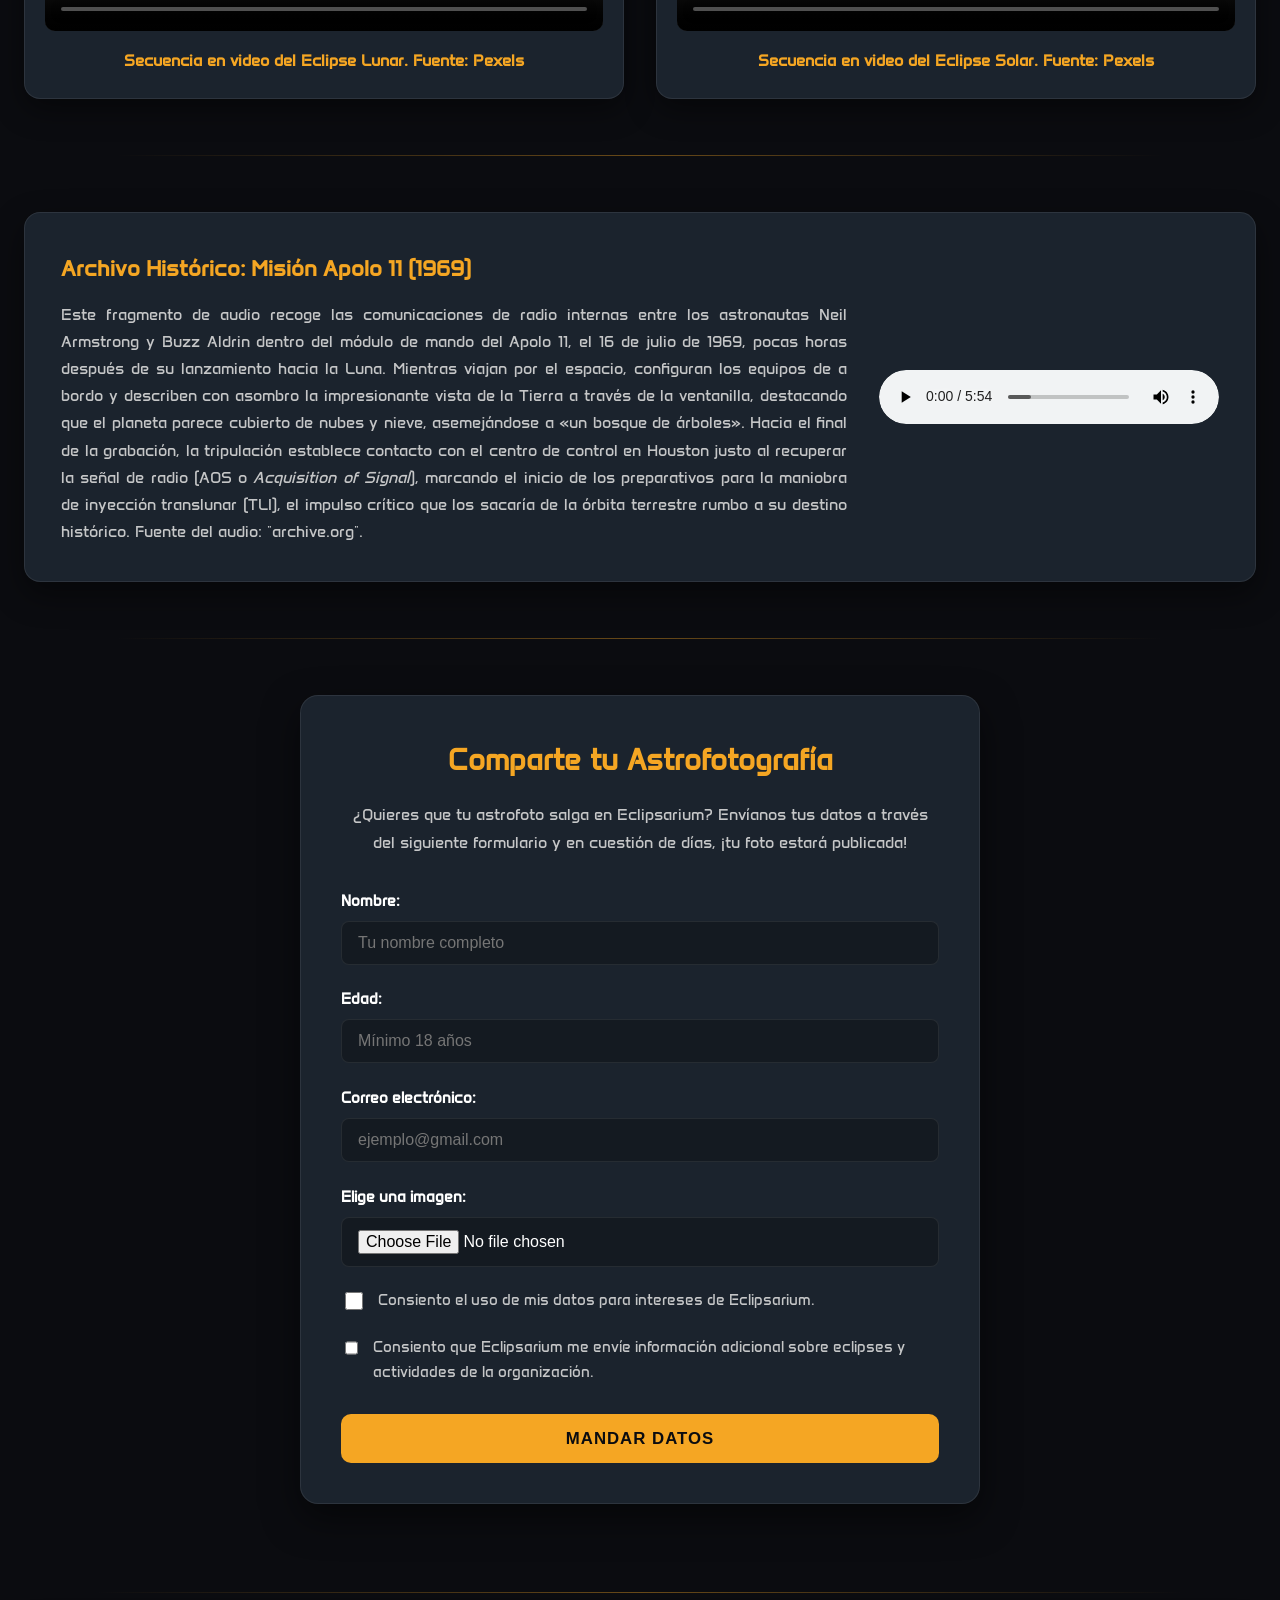
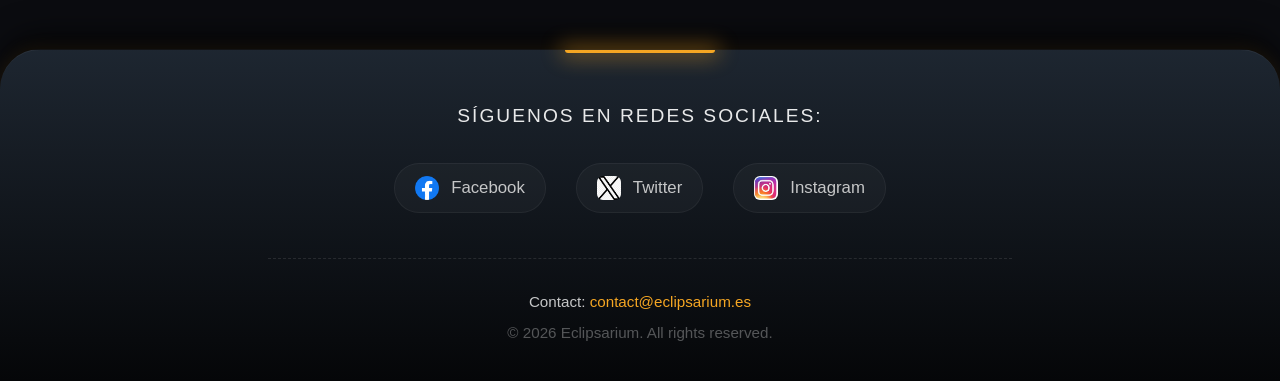
<file: html/multimedia.html>
<!DOCTYPE html>
<html lang="es">
<head>
    <meta charset="UTF-8">
    <meta name="viewport" content="width=device-width, initial-scale=1.0">
    <title>Eclipsarium - Galería Multimedia</title>
    <link rel="stylesheet" href="../css/css_multimedia_styles.css">
    <link rel="stylesheet" href="../css/estilos_encabezado_y_footer.css">
</head>
<body>
    <div class="espacio_blanco"></div>
    <div class="scroll-progress"></div>

    <header class="header-eclipsarium">
        <h1 class="logo">Eclips<span>arium</span></h1>
        <nav class="nav-botones">
            <a href="../index.html" class="btn-nav">Inicio</a>
            <a href="../html/nexteclipses.html" class="btn-nav">Eclipses</a>
            <a href="../html/multimedia.html" class="btn-nav">Galería</a>
            <a href="../html/abtus.html" class="btn-nav">Nosotros</a>
            <a href="../html/contactwus.html" class="btn-nav">Contáctanos</a>
        </nav>
    </header>

    <main class="contenedor-principal">
        <section class="seccion-galeria">
            <h2 class="titulo-seccion">Galería Astronómica</h2>

            <h3 class="subtitulo-galeria">Eclipse Lunar — 28/08/2026</h3>
            <div class="galeria-grid">
                <figure class="tarjeta-foto">
                    <img src="../resources/multimedia/eclipse_luna/img/Final4.jpg" alt="Montaje fotográfico del eclipse lunar del 28/08/2026">
                    <figcaption>Montaje del pasado eclipse lunar del 28/08/2026. Realizada por Alfonso Pajares.</figcaption>
                </figure>
                <figure class="tarjeta-foto">
                    <img src="../resources/multimedia/eclipse_luna/img/EclipseLuna3.jpg" alt="Fase parcial del eclipse lunar del 28/08/2026">
                    <figcaption>Imagen del pasado eclipse lunar del 28/08/2026. Realizada por Alfonso Pajares.</figcaption>
                </figure>
                <figure class="tarjeta-foto">
                    <img src="../resources/multimedia/eclipse_luna/img/EclipseLuna12.jpg" alt="Detalle de la sombra terrestre en el eclipse lunar del 28/08/2026">
                    <figcaption>Imagen del pasado eclipse lunar del 28/08/2026. Realizada por Alfonso Pajares.</figcaption>
                </figure>

                <figure class="tarjeta-foto tarjeta-vertical">
                    <img src="../resources/multimedia/eclipse_luna/img/Final2.jpg" alt="Secuencia vertical del eclipse lunar del 28/08/2026">
                    <figcaption>Montaje del pasado eclipse lunar del 28/08/2026. Realizada por Alfonso Pajares.</figcaption>
                </figure>
                <figure class="tarjeta-foto tarjeta-vertical">
                    <img src="../resources/multimedia/eclipse_luna/img/Final1.jpg" alt="Composición vertical de la luna de sangre del 28/08/2026">
                    <figcaption>Montaje del pasado eclipse lunar del 28/08/2026. Realizada por Alfonso Pajares.</figcaption>
                </figure>
                <figure class="tarjeta-foto tarjeta-vertical">
                    <img src="../resources/multimedia/eclipse_luna/img/Final3.jpg" alt="Evolución completa del eclipse lunar del 28/08/2026">
                    <figcaption>Montaje del pasado eclipse lunar del 28/08/2026. Realizada por Alfonso Pajares.</figcaption>
                </figure>

                <figure class="tarjeta-foto">
                    <img src="../resources/multimedia/eclipse_luna/img/EclipseLuna5.jpg" alt="Tonalidad cobriza durante el eclipse lunar del 28/08/2026">
                    <figcaption>Imagen del pasado eclipse lunar del 28/08/2026. Realizada por Alfonso Pajares.</figcaption>
                </figure>
                <figure class="tarjeta-foto">
                    <img src="../resources/multimedia/eclipse_luna/img/EclipseLuna8.jpg" alt="Fase avanzada del eclipse lunar del 28/08/2026">
                    <figcaption>Imagen del pasado eclipse lunar del 28/08/2026. Realizada por Alfonso Pajares.</figcaption>
                </figure>
                <figure class="tarjeta-foto">
                    <img src="../resources/multimedia/eclipse_luna/img/EclipseLuna10.jpg" alt="Salida de la sombra en el eclipse lunar del 28/08/2026">
                    <figcaption>Imagen del pasado eclipse lunar del 28/08/2026. Realizada por Alfonso Pajares.</figcaption>
                </figure>
            </div>

            <h3 class="subtitulo-galeria">Eclipse Solar — 12/08/2026</h3>
            <div class="galeria-grid">
                <figure class="tarjeta-foto">
                    <img src="../resources/multimedia/eclipse_sol/img/Avión-Final1.jpg" alt="Tránsito de un avión frente al Sol durante el eclipse del 12/08/2026">
                    <figcaption>Imagen del pasado eclipse solar del 12/08/2026. Realizada por Alfonso Pajares.</figcaption>
                </figure>
                <figure class="tarjeta-foto">
                    <img src="../resources/multimedia/eclipse_sol/img/Eclipse10.jpg" alt="Inicio de la fase parcial del eclipse solar del 12/08/2026">
                    <figcaption>Imagen del pasado eclipse solar del 12/08/2026. Realizada por Alfonso Pajares.</figcaption>
                </figure>
                <figure class="tarjeta-foto">
                    <img src="../resources/multimedia/eclipse_sol/img/Eclipse17.jpg" alt="Disco solar parcialmente cubierto el 12/08/2026">
                    <figcaption>Imagen del pasado eclipse solar del 12/08/2026. Realizada por Alfonso Pajares.</figcaption>
                </figure>

                <figure class="tarjeta-foto">
                    <img src="../resources/multimedia/eclipse_sol/img/Final1.1.jpg" alt="Composición de fases del eclipse solar del 12/08/2026">
                    <figcaption>Composición del pasado eclipse solar del 12/08/2026. Realizada por Alfonso Pajares.</figcaption>
                </figure>
                <figure class="tarjeta-foto">
                    <img src="../resources/multimedia/eclipse_sol/img/Eclipse26.jpg" alt="Instantes previos a la totalidad del 12/08/2026">
                    <figcaption>Imagen del pasado eclipse solar del 12/08/2026. Realizada por Alfonso Pajares.</figcaption>
                </figure>
                <figure class="tarjeta-foto">
                    <img src="../resources/multimedia/eclipse_sol/img/Final2.1.jpg" alt="Secuencia cronológica del eclipse solar del 12/08/2026">
                    <figcaption>Composición del pasado eclipse solar del 12/08/2026. Realizada por Alfonso Pajares.</figcaption>
                </figure>

                <figure class="tarjeta-foto">
                    <img src="../resources/multimedia/eclipse_sol/img/Eclipse29.jpg" alt="Corona solar visible durante el eclipse del 12/08/2026">
                    <figcaption>Imagen del pasado eclipse solar del 12/08/2026. Realizada por Alfonso Pajares.</figcaption>
                </figure>
                <figure class="tarjeta-foto">
                    <img src="../resources/multimedia/eclipse_sol/img/Totalidad-Final1.jpg" alt="Composición de la totalidad solar del 12/08/2026">
                    <figcaption>Composición del pasado eclipse solar del 12/08/2026. Realizada por Alfonso Pajares.</figcaption>
                </figure>
                <figure class="tarjeta-foto">
                    <img src="../resources/multimedia/eclipse_sol/img/Eclipse6.jpg" alt="Manchas solares durante el eclipse del 12/08/2026">
                    <figcaption>Imagen del pasado eclipse solar del 12/08/2026. Realizada por Alfonso Pajares.</figcaption>
                </figure>
            </div>
        </section>

        <hr class="separador">

        <section class="seccion-videos">
            <h2 class="titulo-seccion">Grabaciones en Video</h2>
            <div class="rejilla-videos">
                <div class="tarjeta-video">
                    <video class="reproductor-video" controls>
                        <source src="../resources/multimedia/eclipse_luna/video/videoeclipseluna.mp4" type="video/mp4">
                    </video>
                    <p class="pie-video">Secuencia en video del Eclipse Lunar. Fuente: Pexels</p>
                </div>
                <div class="tarjeta-video">
                    <video class="reproductor-video" controls>
                        <source src="../resources/multimedia/eclipse_sol/video/videoeclipsesol.mp4" type="video/mp4">
                    </video>
                    <p class="pie-video">Secuencia en video del Eclipse Solar. Fuente: Pexels</p>
                </div>
            </div>
        </section>

        <hr class="separador">

        <section class="seccion-audio">
            <article class="tarjeta-audio">
                <div class="audio-descripcion">
                    <h3 class="titulo-audio">Archivo Histórico: Misión Apolo 11 (1969)</h3>
                    <p>
                        Este fragmento de audio recoge las comunicaciones de radio internas entre los astronautas Neil Armstrong y Buzz Aldrin dentro del módulo de mando del Apolo 11, el 16 de julio de 1969, pocas horas después de su lanzamiento hacia la Luna. Mientras viajan por el espacio, configuran los equipos de a bordo y describen con asombro la impresionante vista de la Tierra a través de la ventanilla, destacando que el planeta parece cubierto de nubes y nieve, asemejándose a «un bosque de árboles». Hacia el final de la grabación, la tripulación establece contacto con el centro de control en Houston justo al recuperar la señal de radio (AOS o <em>Acquisition of Signal</em>), marcando el inicio de los preparativos para la maniobra de inyección translunar (TLI), el impulso crítico que los sacaría de la órbita terrestre rumbo a su destino histórico. Fuente del audio: "archive.org".
                    </p>
                </div>
                <div class="audio-control">
                    <audio src="../resources/multimedia/audios/Apollo11OnboardAudioHighlightClip1.mp3" controls></audio>
                </div>
            </article>
        </section>

        <hr class="separador">

        <section class="seccion-formulario">
            <div class="tarjeta-formulario">
                <h2 class="titulo-formulario">Comparte tu Astrofotografía</h2>
                <p class="subtitulo-formulario">
                    ¿Quieres que tu astrofoto salga en Eclipsarium? Envíanos tus datos a través del siguiente formulario y en cuestión de días, ¡tu foto estará publicada!
                </p>

                <form class="formulario-astrofoto" enctype="multipart/form-data">
                    <div class="campo-grupo">
                        <label for="nombre">Nombre:</label>
                        <input type="text" id="nombre" name="nombre" placeholder="Tu nombre completo" required>
                    </div>

                    <div class="campo-grupo">
                        <label for="edad">Edad:</label>
                        <input type="number" id="edad" name="edad" min="18" max="99" inputmode="numeric" placeholder="Mínimo 18 años" required>
                    </div>

                    <div class="campo-grupo">
                        <label for="correo">Correo electrónico:</label>
                        <input type="email" id="correo" name="correo" list="sugerencias-correo" placeholder="ejemplo@gmail.com" required>
                        <datalist id="sugerencias-correo">
                            <option value="@gmail.com">
                            <option value="@gmail.es">
                            <option value="@hotmail.com">
                            <option value="@hotmail.es">
                        </datalist>
                    </div>

                    <div class="campo-grupo">
                        <label for="imagen">Elige una imagen:</label>
                        <input type="file" id="imagen" name="imagen" accept="image/*" required>
                    </div>

                    <div class="campo-checkbox">
                        <input type="checkbox" id="verificacion1" name="verificacion1" required>
                        <label for="verificacion1">Consiento el uso de mis datos para intereses de Eclipsarium.</label>
                    </div>

                    <div class="campo-checkbox">
                        <input type="checkbox" id="verificacion2" name="verificacion2">
                        <label for="verificacion2">Consiento que Eclipsarium me envíe información adicional sobre eclipses y actividades de la organización.</label>
                    </div>

                    <button id="submit-btn" class="boton-enviar" type="submit">Mandar datos</button>
                </form>
            </div>
        </section>
    </main>

    <hr class="separador">

    <footer class="footer-eclipsarium">
        <div class="footer-contenido">
            <p class="footer-titulo">Síguenos en redes sociales:</p>
            
            <div class="redes-sociales">
                <a href="https://www.facebook.com/eclipsarium" target="_blank" class="social-link">
                    <img src="../resources/varios/facebook_logo.png" alt="Facebook"> Facebook
                </a>
                <a href="https://www.x.com/eclipsarium" target="_blank" class="social-link">
                    <img src="../resources/varios/x_logo.png" alt="Twitter"> Twitter
                </a>
                <a href="https://www.instagram.com/eclipsarium" target="_blank" class="social-link">
                    <img src="../resources/varios/ig_logo.jpeg" alt="Instagram"> Instagram
                </a>
            </div>

            <div class="footer-contacto">
                <p>Contact: <a href="mailto:contact@eclipsarium.es">contact@eclipsarium.es</a></p>
                <p class="copyright">© 2026 Eclipsarium. All rights reserved.</p>
            </div>
        </div>
    </footer>
</body>
</html>
</file>
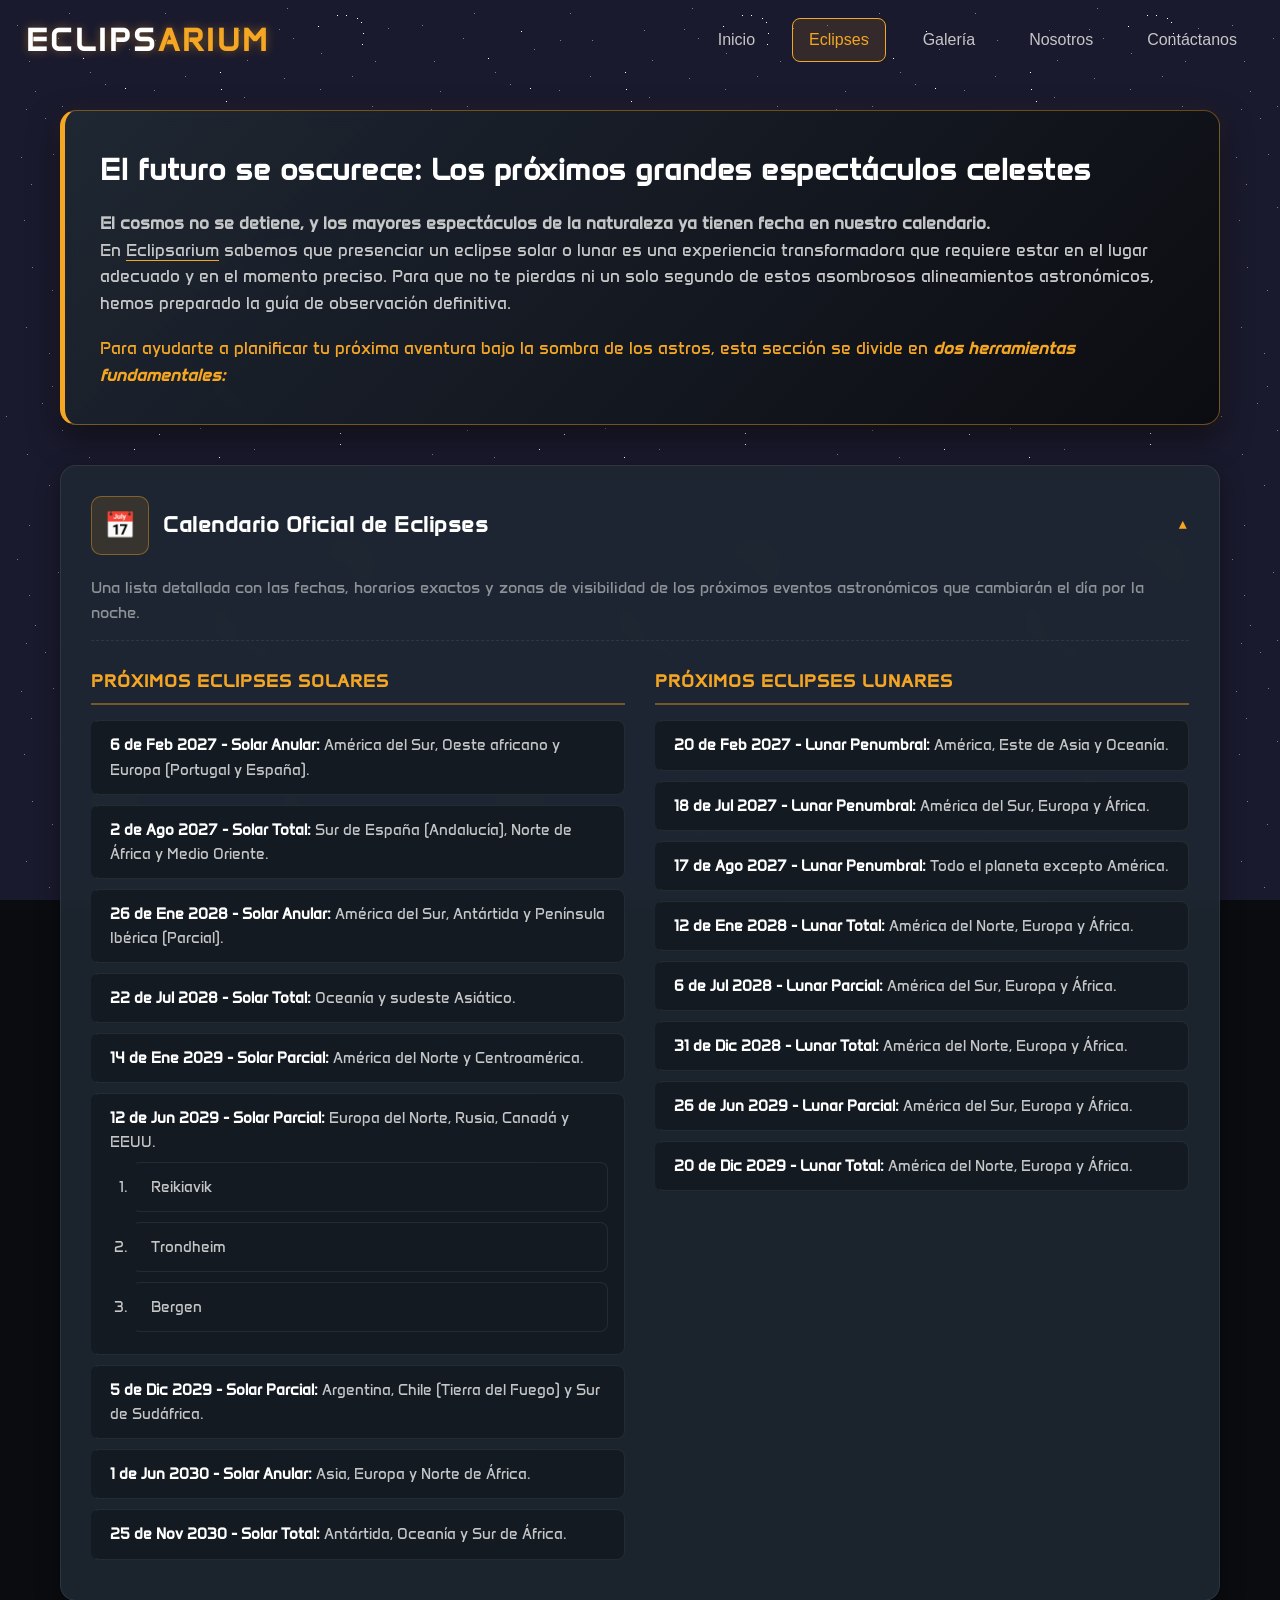
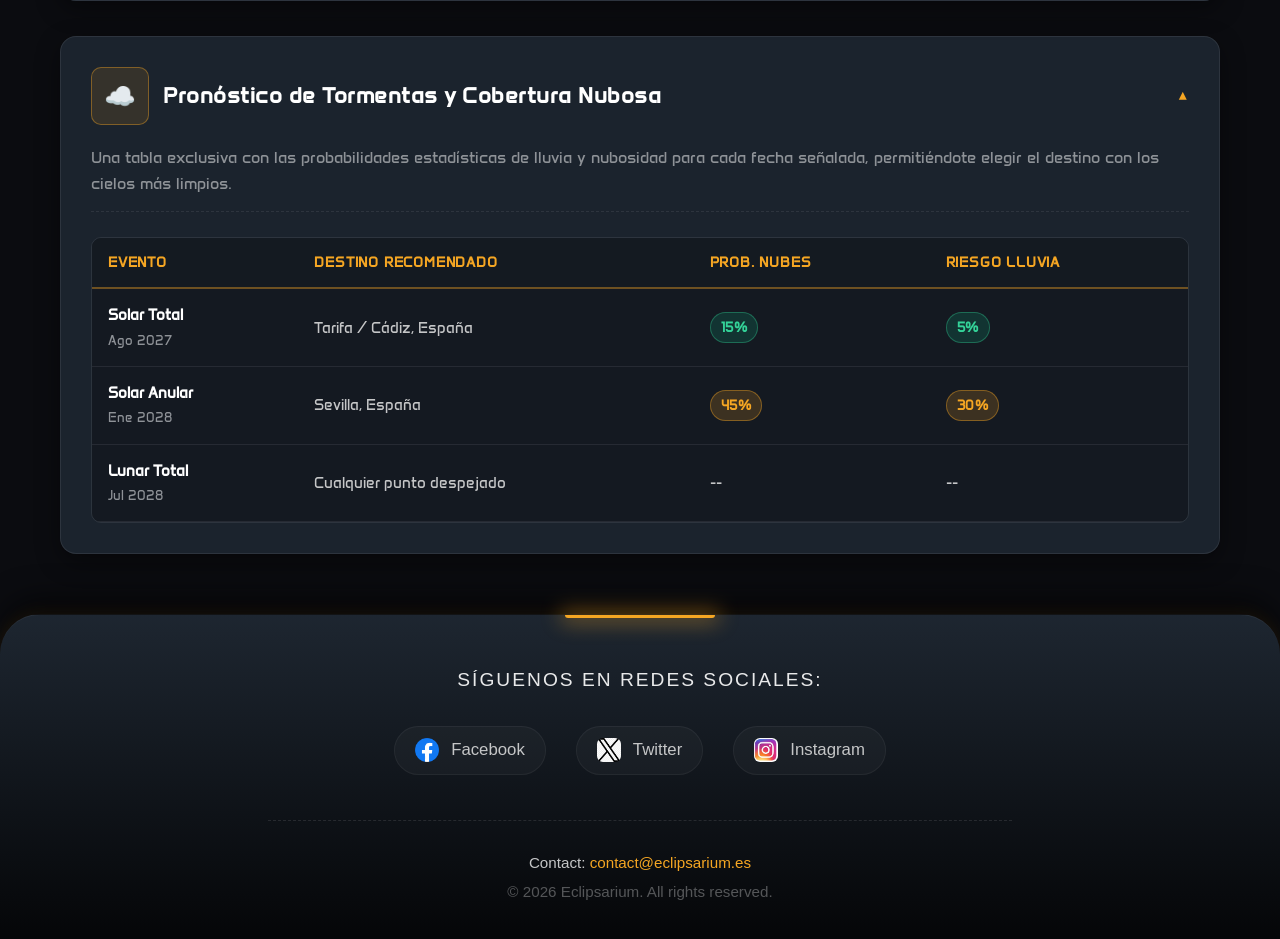
<file: html/nexteclipses.html>
<!DOCTYPE html>
<html lang="es">
    <head>
        <meta charset="UTF-8">
        <meta name="viewport" content="width=device-width, initial-scale=1.0">
        
        <link rel="stylesheet" href="../css/css_nexteclipses_styles.css">
        <link rel="stylesheet" href="../css/estilos_encabezado_y_footer.css">
        
        <title>Eclipsarium - Próximos Eclipses</title>
    </head>
    <body>
        <!-- Caja vacía para compensar la altura del header fixed y que no tape el título -->
        <div class="espacio_blanco"></div>
        
        <!-- Barra superior naranja que marca el porcentaje de scroll -->
        <div class="scroll-progress"></div>
        
        <!-- Header y navegación -->
        <header class="header-eclipsarium">
            <h1 class="logo">Eclips<span>arium</span></h1>
            <nav class="nav-botones">
                <a href="../index.html" class="btn-nav">Inicio</a>
                <!-- Clase 'active' marca en dorado la pestaña en la que estamos -->
                <a href="../html/nexteclipses.html" class="btn-nav active">Eclipses</a>
                <a href="../html/multimedia.html" class="btn-nav">Galería</a>
                <a href="../html/abtus.html" class="btn-nav">Nosotros</a>
                <a href="../html/contactwus.html" class="btn-nav">Contáctanos</a>
            </nav>
        </header>
    
        <!-- Contenedor principal (ancho máximo 1200px y centrado en pantalla) -->
        <div class="contenedor-principal">
            
            <!-- Introducción: caja con borde izquierdo dorado (.intro-eclipses) -->
            <article class="intro-eclipses">
                <h2>El futuro se oscurece: Los próximos grandes espectáculos celestes</h2>
                <p><strong>El cosmos no se detiene, y los mayores espectáculos de la naturaleza ya tienen fecha en nuestro calendario.</strong><br> En <u>Eclipsarium</u> sabemos que presenciar un eclipse solar o lunar es una experiencia transformadora que requiere estar en el lugar adecuado y en el momento preciso. Para que no te pierdas ni un solo segundo de estos asombrosos alineamientos astronómicos, hemos preparado la guía de observación definitiva.</p>
                <p class="sub-intro">Para ayudarte a planificar tu próxima aventura bajo la sombra de los astros, esta sección se divide en <strong><em>dos herramientas fundamentales:</em></strong></p>
            </article>

            <!-- Herramientas apiladas de forma que las tarjetas principales quedan en vertical con Flexbox -->
            <main class="grid-herramientas">
                
                <!-- 1º Tarjeta -> Calendario -->
                <section class="card-herramienta">
                    <!-- 'open' hace que el desplegable salga abierto por defecto al cargar -->
                    <details open>
                        <!-- Cabecera clicable del desplegable -->
                        <summary>
                            <span class="icon-summary">📅</span>
                            <h3>Calendario Oficial de Eclipses</h3>
                        </summary>
                        <p class="desc-card">Una lista detallada con las fechas, horarios exactos y zonas de visibilidad de los próximos eventos astronómicos que cambiarán el día por la noche.</p>
                        
                        <!-- El contenedor Flexbox pone Solares y Lunares en 2 columnas en PC y 1 en móvil -->
                        <div class="bloque-eclipses">
                            
                            <!-- Columna izquierda de Eclipses Solares -->
                            <div class="columna-eclipses">
                                <h4>Próximos Eclipses Solares</h4>
                                <ul class="lista-eclipses">
                                    <li><strong>6 de Feb 2027 - Solar Anular:</strong> América del Sur, Oeste africano y Europa (Portugal y España).</li>
                                    <li><strong>2 de Ago 2027 - Solar Total:</strong> Sur de España (Andalucía), Norte de África y Medio Oriente.</li>
                                    <li><strong>26 de Ene 2028 - Solar Anular:</strong> América del Sur, Antártida y Península Ibérica (Parcial).</li>
                                    <li><strong>22 de Jul 2028 - Solar Total:</strong> Oceanía y sudeste Asiático.</li>
                                    <li><strong>14 de Ene 2029 - Solar Parcial:</strong> América del Norte y Centroamérica.</li>
                                    <li><strong>12 de Jun 2029 - Solar Parcial:</strong> Europa del Norte, Rusia, Canadá y EEUU.
                                        <!-- Sublista ordenada para las ciudades principales -->
                                        <ol class="sub-lista">
                                            <li>Reikiavik</li>
                                            <li>Trondheim</li>
                                            <li>Bergen</li>
                                        </ol>
                                    </li>
                                    <li><strong>5 de Dic 2029 - Solar Parcial:</strong> Argentina, Chile (Tierra del Fuego) y Sur de Sudáfrica.</li>
                                    <li><strong>1 de Jun 2030 - Solar Anular:</strong> Asia, Europa y Norte de África.</li>
                                    <li><strong>25 de Nov 2030 - Solar Total:</strong> Antártida, Oceanía y Sur de África.</li>
                                </ul>
                            </div>

                            <!-- Columna derecha de Eclipses Lunares -->
                            <div class="columna-eclipses">
                                <h4>Próximos Eclipses Lunares</h4>
                                <ul class="lista-eclipses">
                                    <li><strong>20 de Feb 2027 - Lunar Penumbral:</strong> América, Este de Asia y Oceanía.</li>
                                    <li><strong>18 de Jul 2027 - Lunar Penumbral:</strong> América del Sur, Europa y África.</li>
                                    <li><strong>17 de Ago 2027 - Lunar Penumbral:</strong> Todo el planeta excepto América.</li>
                                    <li><strong>12 de Ene 2028 - Lunar Total:</strong> América del Norte, Europa y África.</li>
                                    <li><strong>6 de Jul 2028 - Lunar Parcial:</strong> América del Sur, Europa y África.</li>
                                    <li><strong>31 de Dic 2028 - Lunar Total:</strong> América del Norte, Europa y África.</li>
                                    <li><strong>26 de Jun 2029 - Lunar Parcial:</strong> América del Sur, Europa y África.</li>
                                    <li><strong>20 de Dic 2029 - Lunar Total:</strong> América del Norte, Europa y África.</li>
                                </ul>
                            </div>
                        </div>
                    </details>   
                </section>

                <!-- 2º Tarjeta -> Pronóstico meteorológico -->
                <section class="card-herramienta">
                    <details open>
                        <summary>
                            <span class="icon-summary">☁️</span>
                            <h3>Pronóstico de Tormentas y Cobertura Nubosa</h3>
                        </summary>
                        <p class="desc-card">Una tabla exclusiva con las probabilidades estadísticas de lluvia y nubosidad para cada fecha señalada, permitiéndote elegir el destino con los cielos más limpios.</p>
                        
                        <div class="tabla-contenedor">
                            <!-- Tabla de datos (permitida porque muestra datos tabulados, no maquetación) -->
                            <table class="tabla-estilizada">
                                <thead>
                                    <tr>
                                        <th>Evento</th>
                                        <th>Destino Recomendado</th>
                                        <th>Prob. Nubes</th>
                                        <th>Riesgo Lluvia</th>
                                    </tr>
                                </thead>
                                <tbody>
                                    <tr>
                                        <td><strong>Solar Total</strong><br><span class="fecha-tabla">Ago 2027</span></td>
                                        <td>Tarifa / Cádiz, España</td>
                                        <!-- 'etiqueta verde' y 'etiqueta amarillo' cambian el color de la etiqueta -->
                                        <td><span class="etiqueta verde">15%</span></td>
                                        <td><span class="etiqueta verde">5%</span></td>
                                    </tr>
                                    <tr>
                                        <td><strong>Solar Anular</strong><br><span class="fecha-tabla">Ene 2028</span></td>
                                        <td>Sevilla, España</td>
                                        <td><span class="etiqueta amarillo">45%</span></td>
                                        <td><span class="etiqueta amarillo">30%</span></td>
                                    </tr>
                                    <tr>
                                        <td><strong>Lunar Total</strong><br><span class="fecha-tabla">Jul 2028</span></td>
                                        <td>Cualquier punto despejado</td>
                                        <td>--</td>
                                        <td>--</td>
                                    </tr>
                                </tbody>
                            </table>
                        </div>
                    </details>
                </section>
            </main>
        </div>

        <!-- PIE DE PÁGINA (común en todas las pestañas) -->
        <footer class="footer-eclipsarium">
            <div class="footer-contenido">
                <p class="footer-titulo">Síguenos en redes sociales:</p>
                
                <!-- Iconos con tamaño controlado desde CSS (.social-link img) -->
                <div class="redes-sociales">
                    <a href="https://www.facebook.com/eclipsarium" class="social-link">
                        <img src="../resources/varios/facebook_logo.png" alt="Logo de Facebook"> Facebook
                    </a>
                    <a href="https://www.x.com/eclipsarium" class="social-link">
                        <img src="../resources/varios/x_logo.png" alt="Logo de X"> Twitter
                    </a>
                    <a href="https://www.instagram.com/eclipsarium" class="social-link">
                        <img src="../resources/varios/ig_logo.jpeg" alt="Logo de Instagram"> Instagram
                    </a>
                </div>

                <div class="footer-contacto">
                    <p>Contact: <a href="mailto:contact@eclipsarium.es">contact@eclipsarium.es</a></p>
                    <p class="copyright">&copy; 2026 Eclipsarium. All rights reserved.</p>
                </div>
            </div>
        </footer>
    </body>
</html>
</file>
<file: css/css_index_styles.css>
:root {
    --color-fondo-oscuro: #0B0C10;
    --color-header-bg: rgba(31, 40, 51, 0.95);
    --color-acento: #F5A623;
    --color-texto: #C5C6C7;
    --color-blanco: #FFFFFF;
    --color-superficie: #1F2833;
    --color-superficie-trans: rgba(31, 40, 51, 0.85);
    --color-superficie-alt: #141A21;
    --color-texto-tenue: #8E9297;
    --color-acento-suave: rgba(245, 166, 35, 0.12);
    --color-acento-borde: rgba(245, 166, 35, 0.4);
    --color-borde-sutil: rgba(255, 255, 255, 0.08);
}

* {
    box-sizing: border-box;
}

@font-face {
    font-family: 'Anta-Regular';
    src: url('../resources/Anta-Regular.ttf');
    font-display: swap;
}

body {
    margin: 0;
    padding: 0;
    font-family: 'Anta-regular';
    color: var(--color-blanco);
    background-color: var(--color-fondo-oscuro);
    background-image: url('../resources/varios/background.png');
    background-repeat: repeat;
    background-size: auto;
    background-attachment: fixed;
    line-height: 1.7;
}

.contenedor-principal {
    max-width: 1240px;
    margin: 0 auto;
    padding: 2rem 1.5rem;
}

.separador {
    border: 0;
    height: 1px;
    width: 85%;
    margin: 3.5rem auto;
    background: linear-gradient(90deg, transparent, var(--color-acento-borde), transparent);
}

/* Sección Cuenta Regresiva */
.seccion-contador {
    text-align: center;
    padding: 2rem 1rem;
    background: var(--color-superficie-trans);
    border: 1px solid var(--color-acento-borde);
    border-radius: 16px;
    max-width: 600px;
    margin: 1rem auto;
    box-shadow: 0 10px 30px rgba(0, 0, 0, 0.5);
    backdrop-filter: blur(8px);
}

.titulo-contador {
    color: var(--color-blanco);
    font-size: 1.5rem;
    margin-top: 0;
    margin-bottom: 1.25rem;
}

.caja-iframe {
    display: flex;
    justify-content: center;
    align-items: center;
}

.caja-iframe iframe {
    width: 350px;
    height: 120px;
    border: none;
    border-radius: 10px;
    background: transparent;
}

.fecha-eclipse {
    margin-top: 1rem;
    margin-bottom: 0;
    font-size: 0.95rem;
    font-style: italic;
    color: var(--color-acento);
    letter-spacing: 0.5px;
}

/* Títulos de sección */
.titulo-seccion {
    text-align: center;
    font-size: 2.3rem;
    color: var(--color-acento);
    font-weight: 700;
    margin-bottom: 2.5rem;
    text-transform: uppercase;
    letter-spacing: 1.5px;
    text-shadow: 0 2px 12px rgba(245, 166, 35, 0.25);
}

/* Tarjetas de contenido (Introducción, Solares y Lunares) */
.tarjeta-contenido {
    display: flex;
    flex-wrap: wrap;
    justify-content: space-between;
    align-items: center;
    gap: 2.5rem;
    background: var(--color-superficie-trans);
    border: 1px solid var(--color-borde-sutil);
    border-radius: 16px;
    padding: 2.5rem;
    margin-bottom: 2.5rem;
    box-shadow: 0 12px 32px rgba(0, 0, 0, 0.45);
    backdrop-filter: blur(8px);
    transition: border-color 0.3s ease;
}

.tarjeta-contenido:hover {
    border-color: var(--color-acento-borde);
}

.columna-texto {
    flex: 1 1 480px;
}

.columna-imagen {
    flex: 1 1 420px;
    display: flex;
    justify-content: center;
}

.apartado {
    font-size: 1.75rem;
    color: var(--color-acento);
    margin-top: 0;
    margin-bottom: 1rem;
    border-bottom: 2px solid var(--color-acento-borde);
    padding-bottom: 0.4rem;
}

.subapartado {
    font-size: 1.2rem;
    color: var(--color-blanco);
    margin-top: 1.4rem;
    margin-bottom: 0.5rem;
}

.texto,
.texto-destacado {
    color: var(--color-texto);
    margin-top: 0;
    margin-bottom: 1rem;
}

.texto-destacado {
    font-size: 1.15rem;
    border-left: 4px solid var(--color-acento);
    padding-left: 1.25rem;
    background: var(--color-acento-suave);
    padding-top: 1rem;
    padding-bottom: 1rem;
    padding-right: 1rem;
    border-radius: 0 8px 8px 0;
}

/* Listas con viñetas personalizadas */
.lista-eclipses {
    list-style: none;
    padding-left: 0;
    margin: 0;
}

.lista-eclipses li {
    position: relative;
    padding-left: 1.4rem;
    margin-bottom: 0.9rem;
    color: var(--color-texto);
}

.lista-eclipses li::before {
    content: "✦";
    position: absolute;
    left: 0;
    color: var(--color-acento);
    font-size: 0.9rem;
}

.lista-eclipses strong {
    color: var(--color-blanco);
}

/* Figuras e imágenes */
.figura-eclipse {
    margin: 0;
    background: var(--color-superficie-alt);
    padding: 0.85rem;
    border-radius: 12px;
    border: 1px solid var(--color-borde-sutil);
    transition: transform 0.35s ease, box-shadow 0.35s ease;
}

.figura-eclipse:hover {
    transform: scale(1.03);
    box-shadow: 0 8px 25px rgba(245, 166, 35, 0.2);
}

.figura-eclipse img {
    display: block;
    width: 100%;
    max-width: 550px;
    height: auto;
    border-radius: 8px;
}

.figura-eclipse figcaption {
    margin-top: 0.75rem;
    text-align: center;
    font-size: 0.9rem;
    color: var(--color-texto-tenue);
    font-style: italic;
}

/* Sección Anatomía de la Totalidad */
.intro-totalidad {
    max-width: 780px;
    margin: -1.25rem auto 2.5rem auto;
    text-align: center;
    color: var(--color-texto);
    font-size: 1.08rem;
}

.rejilla-totalidad {
    display: grid;
    grid-template-columns: repeat(auto-fit, minmax(320px, 1fr));
    gap: 1.75rem;
}

.tarjeta-fase {
    background: var(--color-superficie-trans);
    border: 1px solid var(--color-borde-sutil);
    border-radius: 16px;
    padding: 1.85rem;
    display: flex;
    flex-direction: column;
    box-shadow: 0 10px 28px rgba(0, 0, 0, 0.42);
    backdrop-filter: blur(8px);
    transition: transform 0.3s ease, border-color 0.3s ease, box-shadow 0.3s ease;
}

.tarjeta-fase:hover {
    transform: translateY(-5px);
    border-color: var(--color-acento-borde);
    box-shadow: 0 14px 32px rgba(245, 166, 35, 0.18);
}

.etiqueta-fase {
    align-self: flex-start;
    font-size: 0.78rem;
    font-weight: 700;
    text-transform: uppercase;
    letter-spacing: 1px;
    color: var(--color-acento);
    background: var(--color-acento-suave);
    border: 1px solid var(--color-acento-borde);
    padding: 0.25rem 0.75rem;
    border-radius: 999px;
    margin-bottom: 1rem;
}

.titulo-fase {
    font-size: 1.35rem;
    color: var(--color-blanco);
    margin: 0 0 0.75rem 0;
}

.tarjeta-fase .texto {
    margin-bottom: 0;
    font-size: 0.98rem;
}

/* Sección Recomendaciones */
.rejilla-recomendaciones {
    display: grid;
    grid-template-columns: repeat(auto-fit, minmax(340px, 1fr));
    gap: 2rem;
}

.tarjeta-recomendacion {
    background: var(--color-superficie-trans);
    border: 1px solid var(--color-borde-sutil);
    border-radius: 16px;
    padding: 2rem;
    box-shadow: 0 10px 28px rgba(0, 0, 0, 0.4);
    backdrop-filter: blur(8px);
    transition: transform 0.3s ease, border-color 0.3s ease;
}

.tarjeta-recomendacion:hover {
    transform: translateY(-4px);
    border-color: var(--color-acento-borde);
}

.apartado-centrado {
    text-align: center;
    font-size: 1.6rem;
    color: var(--color-acento);
    margin-top: 0;
    margin-bottom: 1.5rem;
    padding-bottom: 0.6rem;
    border-bottom: 1px solid var(--color-acento-borde);
}

/* Iconos del Footer */
.social-link img {
    width: 24px;
    height: 24px;
    vertical-align: middle;
}

@media (max-width: 768px) { /*Estructura de if*/
    .contenedor-principal {
        padding: 20px 15px 40px 15px;
    }

    .intro-eclipses {
        padding: 22px;
    }

    .intro-eclipses h2 {
        font-size: 1.45rem;
    }

    .card-herramienta {
        padding: 20px;
    }

    details summary h3 {
        font-size: 1.15rem;
    }

    /* Fuerza a que Solares y Lunares ocupen el 100% del ancho y se apilen en vertical */
    .columna-eclipses {
        flex: 1 1 100%;
    }
}
</file>
<file: css/estilos_encabezado_y_footer.css>
/* Variables de color globales de Eclipsarium. Si cambiamos un código aquí, cambia en toda la web */
:root {
    --color-fondo-oscuro: #0B0C10;
    --color-header-bg: rgba(31, 40, 51, 0.95);
    --color-acento: #F5A623; /* Dorado / ámbar tipo corona solar */
    --color-texto: #C5C6C7;
    --color-blanco: #FFFFFF;
}

/* Caja invisible arriba del todo para que el header fijo no tape el principio de la página */
.espacio_blanco {
    display: flex;
    min-height: 80px;
}

/* BARRA DE PROGRESO SUPERIOR AL HACER SCROLL */
.scroll-progress {
    position: fixed;
    top: 0;
    left: 0;
    width: 0%;
    height: 4px;
    background-color: var(--color-acento);
    z-index: 10000; /* Por encima de todo, incluido el header */
    box-shadow: 0 0 10px var(--color-acento);
}

/* Comprueba si el navegador soporta animaciones ligadas al scroll antes de aplicarla, si lo hace se aplica la animación (keyframes)*/
@supports (animation-timeline: scroll()) {
    .scroll-progress {
        animation: progress-grow linear forwards;
        animation-timeline: scroll(root);
    }
}

@keyframes progress-grow {
    to { width: 100%; }
}

/* CABECERA Y MENÚ DE NAVEGACIÓN */
.contenedor-header {
    display: flex;
    gap: 20px;
}

.header-eclipsarium {
    position: fixed; /* Se queda pegada arriba aunque bajemos */
    top: 0;
    left: 50%;
    transform: translateX(-50%); /* Junto con left: 50% nos sirve para centrar un elemento fixed */
    width: 100%;
    height: 80px;
    display: flex;
    justify-content: space-between; /* Logo a la izquierda, botones a la derecha */
    align-items: center;
    box-sizing: border-box;
    z-index: 9999;
    background: transparent;
    color: var(--color-texto);
    padding: 10px 26px;
    border-radius: 8px;
    transition: all 0.3s ease;
}

/* Efecto de expansión y brillo dorado al pasar el ratón por la cabecera */
.header-eclipsarium:hover {
    padding: 50px 50px;
    border-radius: 8px;
    transition: all 0.6s ease; 
    border-color: var(--color-acento);
    background-color: rgba(245, 166, 35, 0.1);
    box-shadow: 0 0 15px rgba(245, 166, 35, 0.2);
}

/* Engancha el efecto de redondeo después de bajar los primeros 150px de la página. Subirlo haría que la animación de redondeo se haga efectivo al bajar más */
@supports (animation-timeline: scroll()) {
    .header-eclipsarium {
        animation: descuelgue-header linear forwards;
        animation-timeline: scroll(root);
        animation-range: 0 150px;
    }
}

@font-face {
    font-family: 'Anta-Regular';
    src: url('../resources/Anta-Regular.ttf');
    font-display: swap;
}

.header-eclipsarium .logo {
    font-family: 'Anta-regular';
    font-size: 2rem;
    font-weight: bold;
    color: var(--color-blanco);
    text-transform: uppercase;
    letter-spacing: 3px;
    text-shadow: 0 0 10px rgba(245, 166, 35, 0.4);
    margin: 0;
}

/* Pinta en dorado la segunda mitad del nombre "arium" */
.header-eclipsarium .logo span {
    color: var(--color-acento);
}

/* Fila de enlaces de navegación con Flexbox */
.header-eclipsarium .nav-botones {
    display: flex;
    gap: 20px; 
}

.header-eclipsarium .btn-nav {
    font-family: 'Segoe UI', Tahoma, Geneva, Verdana, sans-serif;
    background: transparent;
    color: var(--color-texto);
    text-decoration: none;
    font-size: 1rem;
    font-weight: 500;
    padding: 8px 16px;
    border: 1px solid transparent;
    border-radius: 8px;
    transition: all 0.3s ease; 
}

.header-eclipsarium .btn-nav:hover {
    color: var(--color-acento);
    border-color: var(--color-acento);
    background-color: rgba(245, 166, 35, 0.1);
    box-shadow: 0 0 15px rgba(245, 166, 35, 0.2);
}

/* Animación que encoge el header al 75% de ancho y le aplica desenfoque de fondo para dar profundidad (blur) */
@keyframes descuelgue-header {
    from {
        width: 100%;
        top: 0;
        border-radius: 0;
        background-color: var(--color-header-bg);
        border: 1px solid transparent; /*Lo ponemos transparente para que esté ahí y lo podamos modificar después pero no se vea mientras no nos hace falta*/
    }
    to {
        width: 75%; 
        top: 25px;  
        border-radius: 40px; 
        background-color: rgba(31, 40, 51, 0.75); 
        backdrop-filter: blur(12px); 
        box-shadow: 0 15px 30px rgba(0, 0, 0, 0.8); 
        border: 1px solid rgba(255, 255, 255, 0.1);
    }
}

/* PIE DE PÁGINA (FOOTER) */
.footer-eclipsarium {
    position: relative; /* Necesario para colocar el brillo dorado superior con ::before */
    background: linear-gradient(180deg, rgba(31, 40, 51, 0.95) 0%, #050608 100%);
    color: var(--color-texto);
    padding: 50px 20px 30px 20px;
    text-align: center;
    font-family: 'Segoe UI', Tahoma, Geneva, Verdana, sans-serif;
    margin-top: auto; 
    border-radius: 40px 40px 0 0;
    box-shadow: 0 -15px 30px rgba(0, 0, 0, 0.6), 0 -2px 15px rgba(245, 166, 35, 0.15);
    border-top: 1px solid rgba(255, 255, 255, 0.05);
}

/* Línea luminosa dorada en el borde superior central simulando un eclipse */
.footer-eclipsarium::before { /*Agrega un contenido ficticio justamente antes del footer sin tener que usar otra clase. Es como crear un párrafo vacío al que le damos la forma de la barra brillante*/
    content: ''; /*Necesitamos poner un contenido vacio porque sino no se vería el pseudoelemento*/
    position: absolute;
    top: 0;
    left: 50%;
    transform: translateX(-50%);
    width: 150px;
    height: 3px;
    background-color: var(--color-acento);
    box-shadow: 0 0 20px 5px rgba(245, 166, 35, 0.4);
    border-radius: 0 0 10px 10px;
}

.footer-eclipsarium .footer-contenido {
    display: flex;
    flex-direction: column;
    align-items: center;
    gap: 30px;
}

.footer-eclipsarium .footer-titulo {
    font-size: 1.2rem;
    color: var(--color-blanco);
    margin: 0;
    letter-spacing: 2px;
    text-transform: uppercase;
    opacity: 0.9;
}

.footer-eclipsarium .redes-sociales {
    display: flex;
    gap: 30px; 
    justify-content: center;
    align-items: center;
    flex-wrap: wrap; /* Permite que bajen a otra fila si la pantalla es muy estrecha */
}

/* Botones redondeados para cada red social */
.footer-eclipsarium .social-link {
    display: flex;
    align-items: center;
    gap: 12px;
    color: var(--color-texto);
    text-decoration: none;
    font-weight: 500;
    font-size: 1.05rem;
    padding: 10px 20px;
    border-radius: 30px;
    background-color: rgba(255, 255, 255, 0.03);
    border: 1px solid rgba(255, 255, 255, 0.05);
    transition: all 0.3s cubic-bezier(0.175, 0.885, 0.32, 1.275); /*Efecto de 'rodar'*/
}

/* Controlamos aquí el tamaño de los logos para no poner width/height en el HTML */
.footer-eclipsarium .social-link img {
    width: 24px;
    height: 24px;
    border-radius: 6px; 
    transition: transform 0.3s ease;
}

.footer-eclipsarium .social-link:hover {
    color: var(--color-blanco);
    background-color: rgba(245, 166, 35, 0.1);
    border-color: rgba(245, 166, 35, 0.3);
    transform: translateY(-6px); /* Sube ligeramente al pasar el ratón */
    box-shadow: 0 10px 20px rgba(0, 0, 0, 0.4);
}

.footer-eclipsarium .social-link:hover img {
    transform: scale(1.2) rotate(5deg);
}

.footer-eclipsarium .footer-contacto {
    margin-top: 15px;
    padding-top: 25px;
    border-top: 1px dashed rgba(255, 255, 255, 0.1);
    width: 60%;
}

.footer-eclipsarium .footer-contacto p {
    margin: 5px 0;
    font-size: 0.95rem;
}

.footer-eclipsarium .footer-contacto a {
    color: var(--color-acento);
    text-decoration: none;
    transition: all 0.3s ease;
}

.footer-eclipsarium .footer-contacto a:hover {
    text-shadow: 0 0 10px rgba(245, 166, 35, 0.8);
    color: var(--color-blanco);
}

.footer-eclipsarium .copyright {
    font-size: 0.85rem;
    opacity: 0.4; 
    margin-top: 20px;
}

@media (max-width: 950px) {
    .espacio_blanco {
        min-height: 115px; /* Aumentamos el hueco superior porque el header ahora tiene 2 filas */
    }

    .header-eclipsarium {
        height: auto; /* Quitamos los 80px fijos para que crezca según ocupen los botones */
        flex-direction: column;
        gap: 10px;
        padding: 12px 15px;
        background-color: var(--color-header-bg);
    }

    /* Desactivamos la expansión del hover en pantallas táctiles para que no pegue saltos al tocar */
    .header-eclipsarium:hover {
        padding: 12px 15px;
    }

    .header-eclipsarium .logo {
        font-size: 1.65rem;
    }

    .header-eclipsarium .nav-botones {
        flex-wrap: wrap; /* Si no caben todos los botones en una línea, bajan ordenados */
        justify-content: center;
        gap: 8px;
    }

    .header-eclipsarium .btn-nav {
        font-size: 0.9rem;
        padding: 6px 12px;
    }

    /* En móvil, al hacer scroll encogemos solo al 94% de ancho (en vez de 75%) para no aplastar los enlaces */
    @keyframes descuelgue-header {
        from {
            width: 100%;
            top: 0;
            border-radius: 0;
            background-color: var(--color-header-bg);
            border: 1px solid transparent;
        }
        to {
            width: 94%;
            top: 12px;
            border-radius: 24px;
            background-color: rgba(31, 40, 51, 0.85);
            backdrop-filter: blur(12px);
            box-shadow: 0 10px 25px rgba(0, 0, 0, 0.8);
            border: 1px solid rgba(255, 255, 255, 0.1);
        }
    }
}

/* Ajustes extra para móviles estrechos (menos de 600px) */
@media (max-width: 600px) {
    .espacio_blanco {
        min-height: 135px; /* Un poco más de margen por si los botones ocupan dos líneas en móviles muy estrechos */
    }

    .header-eclipsarium .logo {
        font-size: 1.45rem;
        letter-spacing: 2px;
    }

    .header-eclipsarium .btn-nav {
        font-size: 0.82rem;
        padding: 5px 10px;
    }

    /* En el footer, ponemos los botones de redes en columna y ensanchamos el bloque de contacto */
    .footer-eclipsarium {
        padding: 35px 15px 25px 15px;
        border-radius: 25px 25px 0 0;
    }

    .footer-eclipsarium .redes-sociales {
        gap: 12px;
    }

    .footer-eclipsarium .social-link {
        font-size: 0.95rem;
        padding: 8px 16px;
    }

    .footer-eclipsarium .footer-contacto {
        width: 90%;
    }
}
</file>
<file: css/css_abtus_styles.css>
/* Paleta oficial de Eclipsarium */
:root {
    --color-fondo-oscuro: #0B0C10;
    --color-header-bg: rgba(31, 40, 51, 0.95);
    --color-acento: #F5A623;
    --color-texto: #C5C6C7;
    --color-blanco: #FFFFFF;
    --color-superficie: #1F2833;
    --color-superficie-trans: rgba(31, 40, 51, 0.85);
    --color-superficie-alt: #141A21;
    --color-texto-tenue: #8E9297;
    --color-acento-suave: rgba(245, 166, 35, 0.12);
    --color-acento-borde: rgba(245, 166, 35, 0.4);
    --color-borde-sutil: rgba(255, 255, 255, 0.08);
}

* { /* Restablecemos por si hay conflictos con otras hojas de estilos */
    box-sizing: border-box;
    margin: 0;
    padding: 0;
}

@font-face {
    font-family: 'Anta-Regular';
    src: url('../resources/Anta-Regular.ttf');
    font-display: swap;
}

body {
    font-family: 'Anta-regular';
    background-image: url(../resources/varios/background.png);
    background-attachment: fixed;
    color: var(--color-texto);
    line-height: 1.6; /* Interlineado */
}

/* Marca en dorado la pestaña "Nosotros" en el menú superior. El resto de botones están definidos en los estilos del encabezado */
.header-eclipsarium .btn-nav.active {
    color: var(--color-acento);
    border-color: var(--color-acento);
    background-color: var(--color-acento-suave);
}

/* Contenedor principal centrado (Optimización para móviles)*/
.contenedor-principal {
    max-width: 1200px;
    margin: 0 auto;
    padding: 30px 20px 60px 20px;
}

/* Bloque inicial y estilos de los textos */
.intro-nosotros {
    background: linear-gradient(135deg, rgba(31, 40, 51, 0.92) 0%, rgba(11, 12, 16, 0.95) 100%); /*Degradado del fondo de la caja*/
    border: 1px solid var(--color-acento-borde);
    border-left: 5px solid var(--color-acento); /*Hacemos la barra lateral más gruesa*/
    padding: 35px;
    border-radius: 16px;
    margin-bottom: 45px;
    box-shadow: 0 12px 30px rgba(0, 0, 0, 0.5), 0 0 20px rgba(245, 166, 35, 0.08); /*Sensación de profundidad por la sombra*/
}

.intro-nosotros h2 { /*Estilo del título*/
    color: var(--color-blanco);
    font-size: 1.8rem;
    margin-bottom: 18px;
    text-align: center;
    letter-spacing: 0.5px;
}

.intro-nosotros p { /*Estilos del texto*/
    font-size: 1.05rem;
    color: var(--color-texto);
    text-align: justify;
}


.texto-destacado {
    color: var(--color-acento);
    font-weight: 600;
    font-size: 1.12rem;
}


.resalte-dorado { /*Otra forma de destacar el texto*/
    color: var(--color-acento);
    font-weight: 500;
}

/* Titulo principal */
.titulo-seccion {
    color: var(--color-blanco);
    font-size: 1.7rem;
    text-transform: uppercase; /*Similar a .upper()*/
    letter-spacing: 2px;
    text-align: center;
    margin-bottom: 30px;
    padding-bottom: 12px;
    border-bottom: 2px solid var(--color-acento-borde);
}

/* Usamos flex para maquetar en lugar de tablas */
.equipo-grid {
    display: flex;
    flex-wrap: wrap;
    gap: 30px;
    justify-content: center;
    margin-bottom: 50px;
}

/* Tarjeta individual de cada fundador */
.card-miembro {
    flex: 1 1 450px; /* El primer atributo permite que las tarjetas se estiren para ocupar el ancho y largo total del contenedor. El segundo indica lo mismo pero en sentido inverso, si la pantalla es más pequeña puede encogerse. El último factor es el tamaño ideal que proponemos. */
    background-color: var(--color-superficie-trans);
    border: 1px solid var(--color-borde-sutil);
    border-radius: 16px;
    padding: 30px;
    display: flex;
    flex-direction: column;
    align-items: center;
    box-shadow: 0 8px 24px rgba(0, 0, 0, 0.4);
    transition: transform 0.3s ease, border-color 0.3s ease, box-shadow 0.3s ease;
}

.card-miembro:hover {
    transform: translateY(-5px);
    border-color: var(--color-acento-borde);
    box-shadow: 0 14px 30px rgba(0, 0, 0, 0.6), 0 0 18px rgba(245, 166, 35, 0.12);
}

.card-miembro figure { 
    width: 100%;
    max-width: 340px;
    margin-bottom: 20px;
    text-align: center;
}

.card-miembro img {
    width: 100%;
    height: 400px;
    object-fit: cover; /* Recorta sin deformar la cara si la proporción varía */
    object-position: top; /* Prioriza que no corte la cabeza por arriba */
    border-radius: 12px;
    border: 2px solid var(--color-acento-borde);
    box-shadow: 0 6px 16px rgba(0, 0, 0, 0.5);
}

.card-miembro figcaption { /*Pie de foto*/
    margin-top: 10px;
    font-size: 0.85rem;
    color: var(--color-texto-tenue);
    font-style: italic;
}

.card-miembro h3 {
    color: var(--color-blanco);
    font-size: 1.4rem;
    margin-bottom: 4px;
    text-align: center;
}

.rol-miembro { /*Subtítulo bajo el nombre*/
    color: var(--color-acento);
    font-size: 0.9rem;
    font-weight: 600;
    text-transform: uppercase;
    letter-spacing: 1px;
    margin-bottom: 16px;
    text-align: center;
}

.card-miembro p {
    color: var(--color-texto);
    font-size: 0.98rem;
    text-align: justify;
}

/* Tarjeta inferior */
.historia-conjunta {
    background-color: var(--color-superficie-trans);
    border: 1px solid var(--color-borde-sutil);
    border-radius: 16px;
    padding: 35px;
    display: flex;
    flex-wrap: wrap;
    align-items: center;
    gap: 35px;
    box-shadow: 0 8px 24px rgba(0, 0, 0, 0.4);
    transition: border-color 0.3s ease;
}

.historia-conjunta:hover {
    border-color: var(--color-acento-borde);
}

.historia-foto {
    flex: 1 1 420px;
    text-align: center;
}

.historia-foto img {
    width: 100%;
    max-height: 360px;
    object-fit: cover;
    border-radius: 12px;
    border: 2px solid var(--color-acento-borde);
    box-shadow: 0 8px 20px rgba(0, 0, 0, 0.5);
}

.historia-foto figcaption {
    margin-top: 10px;
    font-size: 0.85rem;
    color: var(--color-texto-tenue);
    font-style: italic;
}

.historia-texto {
    flex: 1 1 420px;
}

.historia-texto h3 {
    color: var(--color-blanco);
    font-size: 1.5rem;
    margin-bottom: 15px;
}

.historia-texto p {
    font-size: 1.02rem;
    color: var(--color-texto);
    line-height: 1.75;
    text-align: justify;
}

/* ADAPTACIÓN PARA MÓVILES */
@media (max-width: 768px) {
    .contenedor-principal {
        padding: 20px 15px 40px 15px;
    }

    .intro-nosotros,
    .card-miembro,
    .historia-conjunta {
        padding: 22px;
    }

    .intro-nosotros h2 {
        font-size: 1.4rem;
    }

    .card-miembro img {
        height: 340px;
    }
}
</file>
<file: css/css_contactwus_styles.css>
/* Paleta oficial de Eclipsarium */
:root {
    --color-fondo-oscuro: #0B0C10;
    --color-header-bg: rgba(31, 40, 51, 0.95);
    --color-acento: #F5A623;
    --color-texto: #C5C6C7;
    --color-blanco: #FFFFFF;
    --color-superficie: #1F2833;
    --color-superficie-trans: rgba(31, 40, 51, 0.85);
    --color-superficie-alt: #141A21;
    --color-texto-tenue: #8E9297;
    --color-acento-suave: rgba(245, 166, 35, 0.12);
    --color-acento-borde: rgba(245, 166, 35, 0.4);
    --color-borde-sutil: rgba(255, 255, 255, 0.08);
}

* { /*Reseteamos para evitar conflictos*/
    box-sizing: border-box;
    margin: 0;
    padding: 0;
}

@font-face {
    font-family: 'Anta-Regular';
    src: url('../resources/Anta-Regular.ttf');
    font-display: swap;
}

body {
    font-family: 'Anta-regular';
    background-color: var(--color-fondo-oscuro);
    background-image: url(../resources/varios/background.png);
    background-attachment: fixed;
    color: var(--color-texto);
    line-height: 1.6; /*Interlineado*/
}

/* Ilumina en dorado el enlace de "Contáctanos" en la barra de navegación */
.header-eclipsarium .btn-nav.active {
    color: var(--color-acento);
    border-color: var(--color-acento);
    background-color: var(--color-acento-suave);
}

/* Contenedor principal centrado */
.contenedor-principal {
    max-width: 1200px;
    margin: 0 auto;
    padding: 30px 20px 60px 20px;
}

/* ID 1: Caja de introducción superior */
#intro-contacto {
    background: linear-gradient(135deg, rgba(31, 40, 51, 0.92) 0%, rgba(11, 12, 16, 0.95) 100%); /*Degradado*/
    border: 1px solid var(--color-acento-borde);
    border-left: 5px solid var(--color-acento); /*Barra lateral más gruesa*/
    padding: 32px;
    border-radius: 16px;
    margin-bottom: 40px;
    box-shadow: 0 12px 30px rgba(0, 0, 0, 0.5), 0 0 20px rgba(245, 166, 35, 0.08); /*Efecto de profundidad*/
}

#intro-contacto h2 {
    color: var(--color-blanco);
    font-size: 1.8rem;
    margin-bottom: 12px;
}

#intro-contacto p {
    font-size: 1.05rem;
    color: var(--color-texto);
}

.resalte-pregunta {
    color: var(--color-acento);
    font-weight: 600;
}

/* Contenedor Flexbox que coloca el Formulario y las FAQ en paralelo en PC */
.layout-contacto {
    display: flex;
    flex-wrap: wrap;
    gap: 35px;
    align-items: flex-start; /* Evita que una columna se estire innecesariamente si la otra es más larga */
}

/* ID 2: Tarjeta del Formulario (columna izquierda) */
#formulario-contacto {
    flex: 1 1 460px;
    background-color: var(--color-superficie-trans);
    border: 1px solid var(--color-borde-sutil);
    border-radius: 16px;
    padding: 32px;
    box-shadow: 0 8px 24px rgba(0, 0, 0, 0.4);
    transition: border-color 0.3s ease;
}

#formulario-contacto:hover {
    border-color: var(--color-acento-borde);
}

#formulario-contacto h3 {
    color: var(--color-blanco);
    font-size: 1.45rem;
    margin-bottom: 22px;
    padding-bottom: 10px;
    border-bottom: 2px solid var(--color-acento-borde);
}

/* Apila los campos del formulario con un hueco uniforme sin necesidad de <br> */
#formulario-contacto form {
    display: flex;
    flex-direction: column;
    gap: 18px;
}

/* ID 3: Botón principal de envío */
#btn-enviar {
    background-color: var(--color-acento);
    color: var(--color-fondo-oscuro);
    font-weight: 700;
    font-size: 1.05rem;
    text-transform: uppercase;
    letter-spacing: 1px;
    padding: 14px 24px;
    border: none;
    border-radius: 10px;
    cursor: pointer;
    margin-top: 8px;
    transition: all 0.3s ease;
}

#btn-enviar:hover {
    background-color: var(--color-blanco);
    box-shadow: 0 0 20px rgba(245, 166, 35, 0.6);
    transform: translateY(-5px);
}

/* ID 4: Bloque lateral de Preguntas Frecuentes (columna derecha) */
#seccion-faq {
    flex: 1 1 460px;
    background-color: var(--color-superficie-trans);
    border: 1px solid var(--color-borde-sutil);
    border-radius: 16px;
    padding: 32px;
    box-shadow: 0 8px 24px rgba(0, 0, 0, 0.4);
    backdrop-filter: blur(10px);
}

#seccion-faq h3 {
    color: var(--color-acento);
    font-size: 1.45rem;
    letter-spacing: 1px;
    margin-bottom: 22px;
    padding-bottom: 10px;
    border-bottom: 2px solid var(--color-acento-borde);
}


/* Cada pareja de etiqueta + campo de texto del formulario */
.campo-grupo {
    display: flex;
    flex-direction: column;
    gap: 6px;
}

.campo-grupo label {
    color: var(--color-blanco);
    font-weight: 500;
    font-size: 0.95rem;
}

/* Estilo unificado para inputs, desplegable select y área de texto */
.campo-control {
    width: 100%;
    background-color: var(--color-superficie-alt);
    border: 1px solid var(--color-borde-sutil);
    border-radius: 8px;
    padding: 12px 14px;
    color: var(--color-blanco);
    font-family: inherit;
    font-size: 0.95rem;
    transition: border-color 0.25s ease, box-shadow 0.25s ease;
}

/* Ilumina el borde en dorado cuando el usuario pincha dentro para escribir */
.campo-control:focus {
    outline: none;
    border-color: var(--color-acento);
    box-shadow: 0 0 10px rgba(245, 166, 35, 0.25);
}

/* Cada caja desplegable de pregunta frecuente */
.faq-item {
    background-color: var(--color-superficie-alt);
    border: 1px solid var(--color-borde-sutil);
    border-radius: 10px;
    padding: 14px 18px;
    margin-bottom: 12px;
    transition: border-color 0.25s ease;
}

.faq-item:hover {
    border-color: var(--color-acento-borde);
}

.faq-item summary {
    list-style: none;
    display: flex;
    justify-content: space-between;
    align-items: center;
    gap: 12px;
    cursor: pointer;
    color: var(--color-blanco);
    font-weight: 600;
    font-size: 0.98rem;
    user-select: none;
}

.faq-item summary::-webkit-details-marker { /*Eliminamos la flecha gris predeterminada de los navegadores*/
    display: none;
}

/* Signo + dorado a la derecha que cambia a - al abrir la pregunta */
.faq-item summary::after {
    content: '+';
    color: var(--color-acento);
    font-size: 1.3rem;
    font-weight: bold;
    transition: transform 0.25s ease;
}

.faq-item[open] summary { /*If .faq-item == Open: */
    color: var(--color-acento);
    margin-bottom: 10px;
    padding-bottom: 8px;
    border-bottom: 1px dashed var(--color-borde-sutil); /*Ponemos una línea discontínua bajo el título*/
}

.faq-item[open] summary::after { /*Cambiamos el + por un -*/
    content: '−';
}

.faq-item p {
    color: var(--color-texto);
    font-size: 0.94rem;
    line-height: 1.6;
}

/* Avisos destacados dentro de las respuestas*/
.aviso-peligro {
    color: #f87171;
    font-weight: 700;
}

.aviso-seguro {
    color: #34d399;
    font-weight: 700;
}

/* Adaptación a móviles */
@media (max-width: 768px) {
    .contenedor-principal {
        padding: 20px 15px 40px 15px;
    }

    #intro-contacto,
    #formulario-contacto,
    #seccion-faq {
        padding: 22px;
    }

    #intro-contacto h2 {
        font-size: 1.45rem;
    }

    #formulario-contacto,
    #seccion-faq {
        flex: 1 1 100%;
    }
}
</file>
<file: css/css_multimedia_styles.css>
:root {
    --color-fondo-oscuro: #0B0C10;
    --color-header-bg: rgba(31, 40, 51, 0.95);
    --color-acento: #F5A623;
    --color-texto: #C5C6C7;
    --color-blanco: #FFFFFF;
    --color-superficie: #1F2833;
    --color-superficie-trans: rgba(31, 40, 51, 0.85);
    --color-superficie-alt: #141A21;
    --color-texto-tenue: #8E9297;
    --color-acento-suave: rgba(245, 166, 35, 0.12);
    --color-acento-borde: rgba(245, 166, 35, 0.4);
    --color-borde-sutil: rgba(255, 255, 255, 0.08);
}

* {
    box-sizing: border-box;
}

@font-face {
    font-family: 'Anta-Regular';
    src: url('../resources/Anta-Regular.ttf');
    font-display: swap;
}

body {
    margin: 0;
    padding: 0;
    font-family: 'Anta-regular';
    color: var(--color-blanco);
    background-color: var(--color-fondo-oscuro);
    background-image: url('../resources/varios/background.png');
    background-repeat: repeat;
    background-size: auto;
    background-attachment: fixed;
    line-height: 1.7;
}

.contenedor-principal {
    max-width: 1360px;
    margin: 0 auto;
    padding: 2rem 1.5rem;
}

.separador {
    border: 0;
    height: 1px;
    width: 85%;
    margin: 3.5rem auto;
    background: linear-gradient(90deg, transparent, var(--color-acento-borde), transparent);
}

.titulo-seccion {
    text-align: center;
    font-size: 2.3rem;
    color: var(--color-acento);
    font-weight: 700;
    margin-bottom: 2rem;
    text-transform: uppercase;
    letter-spacing: 1.5px;
    text-shadow: 0 2px 12px rgba(245, 166, 35, 0.25);
}

/* Galería de Imágenes */
.subtitulo-galeria {
    font-size: 1.5rem;
    color: var(--color-blanco);
    border-left: 4px solid var(--color-acento);
    padding-left: 1rem;
    margin: 2.5rem 0 1.5rem 0;
}

.galeria-grid {
    display: grid;
    grid-template-columns: repeat(auto-fit, minmax(320px, 1fr));
    gap: 1.75rem;
}

.tarjeta-foto {
    margin: 0;
    background: var(--color-superficie-trans);
    border: 1px solid var(--color-borde-sutil);
    border-radius: 14px;
    padding: 0.85rem;
    display: flex;
    flex-direction: column;
    justify-content: space-between;
    position: relative;
    z-index: 1;
    box-shadow: 0 10px 25px rgba(0, 0, 0, 0.45);
    backdrop-filter: blur(6px);
    transition: transform 0.35s ease, border-color 0.35s ease, box-shadow 0.35s ease;
}

.tarjeta-foto:hover {
    transform: scale(1.06);
    z-index: 10;
    cursor: pointer;
    border-color: var(--color-acento-borde);
    box-shadow: 0 16px 36px rgba(245, 166, 35, 0.25);
}

.tarjeta-foto img {
    width: 100%;
    height: auto;
    border-radius: 8px;
    display: block;
}

.tarjeta-vertical img {
    height: 540px;
}

.tarjeta-foto figcaption {
    margin-top: 0.85rem;
    text-align: center;
    font-size: 0.92rem;
    color: var(--color-texto);
}

/* Sección Videos */
.rejilla-videos {
    display: grid;
    grid-template-columns: repeat(auto-fit, minmax(420px, 1fr));
    gap: 2rem;
}

.tarjeta-video {
    background: var(--color-superficie-trans);
    border: 1px solid var(--color-borde-sutil);
    border-radius: 16px;
    padding: 1.25rem;
    text-align: center;
    position: relative;
    z-index: 1;
    box-shadow: 0 10px 30px rgba(0, 0, 0, 0.45);
    backdrop-filter: blur(6px);
    transition: transform 0.35s ease, border-color 0.35s ease, box-shadow 0.35s ease;
}

.tarjeta-video:hover {
    transform: scale(1.05);
    z-index: 10;
    cursor: pointer;
    border-color: var(--color-acento-borde);
    box-shadow: 0 16px 36px rgba(245, 166, 35, 0.25);
}

.reproductor-video {
    width: 100%;
    height: auto;
    max-height: 460px;
    border-radius: 10px;
    background-color: #000000;
    display: block;
}

.pie-video {
    margin-top: 1rem;
    margin-bottom: 0.25rem;
    color: var(--color-acento);
    font-weight: 600;
}

/* Sección Audio Apolo 11 */
.tarjeta-audio {
    display: flex;
    flex-wrap: wrap;
    align-items: center;
    justify-content: space-between;
    gap: 2rem;
    background: var(--color-superficie-trans);
    border: 1px solid var(--color-borde-sutil);
    border-radius: 16px;
    padding: 2.25rem;
    box-shadow: 0 12px 32px rgba(0, 0, 0, 0.45);
    backdrop-filter: blur(8px);
    transition: border-color 0.35s ease, box-shadow 0.35s ease;
}

.tarjeta-audio:hover {
    border-color: var(--color-acento-borde);
    box-shadow: 0 14px 32px rgba(245, 166, 35, 0.2);
}

.audio-descripcion {
    flex: 1 1 520px;
}

.titulo-audio {
    margin-top: 0;
    margin-bottom: 0.85rem;
    color: var(--color-acento);
    font-size: 1.4rem;
}

.audio-descripcion p {
    margin: 0;
    color: var(--color-texto);
    text-align: justify;
}

.audio-control {
    flex: 0 1 340px;
    display: flex;
    justify-content: center;
    width: 100%;
}

.audio-control audio {
    width: 100%;
    border-radius: 30px;
}

/* Formulario Astrofotografía */
.tarjeta-formulario {
    max-width: 680px;
    margin: 0 auto;
    background: var(--color-superficie-trans);
    border: 1px solid var(--color-borde-sutil);
    border-radius: 18px;
    padding: 2.5rem;
    box-shadow: 0 14px 36px rgba(0, 0, 0, 0.5);
    backdrop-filter: blur(8px);
    transition: border-color 0.35s ease, box-shadow 0.35s ease;
}

.tarjeta-formulario:hover {
    border-color: var(--color-acento-borde);
    box-shadow: 0 14px 32px rgba(245, 166, 35, 0.2);
}

.titulo-formulario {
    margin-top: 0;
    margin-bottom: 0.75rem;
    text-align: center;
    color: var(--color-acento);
    font-size: 1.8rem;
}

.subtitulo-formulario {
    text-align: center;
    color: var(--color-texto);
    margin-bottom: 2rem;
}

.formulario-astrofoto {
    display: flex;
    flex-direction: column;
    gap: 1.35rem;
}

.campo-grupo {
    display: flex;
    flex-direction: column;
    gap: 0.45rem;
}

.campo-grupo label {
    font-weight: 600;
    color: var(--color-blanco);
    font-size: 0.95rem;
}

.campo-grupo input[type="text"],
.campo-grupo input[type="number"],
.campo-grupo input[type="email"],
.campo-grupo input[type="file"] {
    padding: 0.75rem 1rem;
    border-radius: 8px;
    border: 1px solid var(--color-borde-sutil);
    background-color: var(--color-superficie-alt);
    color: var(--color-blanco);
    font-size: 1rem;
    transition: border-color 0.25s ease, box-shadow 0.25s ease;
}

.campo-grupo input:focus {
    outline: none;
    border-color: var(--color-acento);
    box-shadow: 0 0 0 3px var(--color-acento-suave);
}

.campo-checkbox {
    display: flex;
    align-items: flex-start;
    gap: 0.75rem;
    font-size: 0.92rem;
    color: var(--color-texto);
}

.campo-checkbox input[type="checkbox"] {
    margin-top: 0.25rem;
    accent-color: var(--color-acento);
    width: 18px;
    height: 18px;
    cursor: pointer;
}

.boton-enviar {
    margin-top: 0.5rem;
    padding: 0.9rem 1.5rem;
    background-color: var(--color-acento);
    color: var(--color-fondo-oscuro);
    font-weight: 700;
    font-size: 1.05rem;
    border: none;
    border-radius: 10px;
    cursor: pointer;
    text-transform: uppercase;
    letter-spacing: 1px;
    transition: background-color 0.25s ease, transform 0.2s ease, box-shadow 0.25s ease;
}

.boton-enviar:hover {
    background-color: #ffb845;
    transform: translateY(-2px);
    box-shadow: 0 6px 20px rgba(245, 166, 35, 0.35);
}

/* Iconos del Footer */
.social-link img {
    width: 24px;
    height: 24px;
    vertical-align: middle;
}

@media (max-width: 768px) { /*Estructura de if*/
    .contenedor-principal {
        padding: 20px 15px 40px 15px;
    }

    .intro-eclipses {
        padding: 22px;
    }

    .intro-eclipses h2 {
        font-size: 1.45rem;
    }

    .card-herramienta {
        padding: 20px;
    }

    details summary h3 {
        font-size: 1.15rem;
    }

    /* Fuerza a que Solares y Lunares ocupen el 100% del ancho y se apilen en vertical */
    .columna-eclipses {
        flex: 1 1 100%;
    }
}
</file>
<file: css/css_nexteclipses_styles.css>
/* Paleta extendida para la sección de Próximos Eclipses */
:root {
    --color-fondo-oscuro: #0B0C10;
    --color-header-bg: rgba(31, 40, 51, 0.95);
    --color-acento: #F5A623;
    --color-texto: #C5C6C7;
    --color-blanco: #FFFFFF;
    --color-superficie: #1F2833;
    --color-superficie-trans: rgba(31, 40, 51, 0.85); /* Fondo translúcido para dejar ver las estrellas */
    --color-superficie-alt: #141A21; /* Fondo más oscuro para los elementos dentro de las tarjetas */
    --color-texto-tenue: #8E9297;
    --color-acento-suave: rgba(245, 166, 35, 0.12);
    --color-acento-borde: rgba(245, 166, 35, 0.4);
    --color-borde-sutil: rgba(255, 255, 255, 0.08);
}

/* Reseteo básico para que los márgenes y paddings no sumen ancho extra acumulado de otros atributos */
* { /* el elemento "*" implica que afecta a TODO el código*/
    box-sizing: border-box;
    margin: 0;
    padding: 0;
}

@font-face {
    font-family: 'Anta-Regular';
    src: url('../resources/Anta-Regular.ttf');
    font-display: swap;
}

body {
    font-family: 'Anta-regular';
    background-color: var(--color-fondo-oscuro);
    background-image: url(../resources/varios/background.png);
    background-attachment: fixed; /* Fija el fondo estrellado al hacer scroll */
    color: var(--color-texto);
    line-height: 1.6;
}

/* Marca en dorado el botón de "Eclipses" en el menú superior */
.header-eclipsarium .btn-nav.active {
    color: var(--color-acento);
    border-color: var(--color-acento);
    background-color: var(--color-acento-suave);
}

/* Caja centrada que limita el ancho del contenido a 1200px */
.contenedor-principal {
    max-width: 1200px;
    margin: 0 auto;
    padding: 30px 20px 60px 20px;
}

/* Caja de introducción superior */
.intro-eclipses {
    background: linear-gradient(135deg, rgba(31, 40, 51, 0.92) 0%, rgba(11, 12, 16, 0.95) 100%);
    border: 1px solid var(--color-acento-borde);
    border-left: 5px solid var(--color-acento); /* Franja dorada de acento a la izquierda */
    padding: 35px;
    border-radius: 16px;
    margin-bottom: 40px;
    box-shadow: 0 12px 30px rgba(0, 0, 0, 0.5), 0 0 20px rgba(245, 166, 35, 0.08);
    backdrop-filter: blur(8px);
}

.intro-eclipses h2 {
    color: var(--color-blanco);
    font-size: 1.9rem;
    margin-bottom: 15px;
    letter-spacing: 0.5px;
}

.intro-eclipses p {
    color: var(--color-texto);
    margin-bottom: 12px;
    font-size: 1.05rem;
}

.intro-eclipses u {
    text-decoration-color: var(--color-acento);
    text-underline-offset: 4px;
}

.intro-eclipses .sub-intro {
    color: var(--color-acento);
    font-weight: 500;
    margin-top: 18px;
    margin-bottom: 0;
}

/* Contenedor de las tarjetas principales */
.grid-herramientas {
    display: flex;
    flex-direction: column;
    gap: 35px;
}

/* Estilo común para las dos tarjetas (Calendario y Pronóstico) */
.card-herramienta {
    background-color: var(--color-superficie-trans);
    border: 1px solid var(--color-borde-sutil);
    border-radius: 16px;
    padding: 30px;
    box-shadow: 0 8px 24px rgba(0, 0, 0, 0.4);
    backdrop-filter: blur(10px);
    transition: transform 0.3s ease, border-color 0.3s ease, box-shadow 0.3s ease;
}

.card-herramienta:hover {
    border-color: var(--color-acento-borde);
    transform: translateY(-3px);
    box-shadow: 0 12px 28px rgba(0, 0, 0, 0.6), 0 0 15px rgba(245, 166, 35, 0.1);
}

/* DESPLEGABLES (<details> y <summary>) */
details summary {
    list-style: none; /* Oculta la flecha gris por defecto en Firefox */
    display: flex;
    align-items: center;
    gap: 14px;
    cursor: pointer;
    user-select: none; /* Evita seleccionar el texto al hacer doble clic rápido */
    padding-bottom: 5px;
}

/* Oculta la flecha gris por defecto en Chrome, Edge y Safari */
details summary::-webkit-details-marker {
    display: none;
}

/* Crea una flecha propia dorada a la derecha del título */
details summary::after {/*After implica que es justamente después del summary. Es un pseudoelemento*/
    content: '▼';
    margin-left: auto;
    font-size: 0.85rem;
    color: var(--color-acento);
    transition: transform 0.3s ease;
}

/* Gira la flecha 180 grados cuando el desplegable está abierto. Es como una estructura de if*/
details[open] summary::after {
    transform: rotate(180deg);
}

.icon-summary {
    font-size: 1.6rem;
    background-color: var(--color-acento-suave);
    border: 1px solid var(--color-acento-borde);
    padding: 8px 12px;
    border-radius: 10px;
}

details summary h3 {
    color: var(--color-blanco);
    font-size: 1.4rem;
    letter-spacing: 0.5px;
}

.desc-card {
    color: var(--color-texto-tenue);
    font-size: 0.98rem;
    margin: 15px 0 25px 0;
    padding-bottom: 15px;
    border-bottom: 1px dashed var(--color-borde-sutil);
}

/* Lista de eclipses en dos columnas utilizando flexbox */
.bloque-eclipses {
    display: flex;
    flex-wrap: wrap; /* Si no caben dos columnas de 450px, salta una debajo de la otra */
    gap: 30px;
}

.columna-eclipses {
    flex: 1 1 450px; /* Base de 450px por columna, repartiendo el espacio sobrante a partes iguales */
}

.bloque-eclipses h4 {
    color: var(--color-acento);
    font-size: 1.15rem;
    text-transform: uppercase;
    letter-spacing: 1px;
    margin-bottom: 15px;
    padding-bottom: 8px;
    border-bottom: 2px solid var(--color-acento-borde);
}

.lista-eclipses {
    list-style-type: none;
}

.lista-eclipses li {
    background-color: var(--color-superficie-alt);
    border: 1px solid var(--color-borde-sutil);
    border-left: 3px solid transparent;
    padding: 12px 16px;
    margin-bottom: 10px;
    border-radius: 8px;
    font-size: 0.94rem;
    color: var(--color-texto);
    transition: all 0.25s ease;
}

/* Al señalar un eclipse de la lista, se ilumina el borde izquierdo y se desplaza 4px hacia la derecha */
.lista-eclipses li:hover {
    border-left-color: var(--color-acento);
    background-color: rgba(245, 166, 35, 0.06);
    transform: translateX(4px);
}

.lista-eclipses li strong {
    color: var(--color-blanco);
}

.sub-lista {
    margin-top: 8px;
    margin-left: 22px;
    color: var(--color-texto-tenue);
    font-size: 0.88rem;
}

/* Tabla de pronóstico meteorológico */
.tabla-contenedor {
    overflow-x: auto; /* Permite scroll horizontal en pantallas estrechas sin romper la web. Optimización para móviles */
    margin-top: 10px;
    border-radius: 10px;
    border: 1px solid var(--color-borde-sutil);
}

.tabla-estilizada {
    width: 100%;
    border-collapse: collapse;
    text-align: left;
    font-size: 0.95rem;
}

.tabla-estilizada th {
    background-color: var(--color-superficie-alt);
    color: var(--color-acento);
    padding: 14px 16px;
    font-weight: 600;
    text-transform: uppercase;
    font-size: 0.85rem;
    letter-spacing: 0.8px;
    border-bottom: 2px solid var(--color-acento-borde);
}

.tabla-estilizada td {
    padding: 14px 16px;
    border-bottom: 1px solid var(--color-borde-sutil);
    color: var(--color-texto);
}

.tabla-estilizada tbody tr {
    background-color: rgba(11, 12, 16, 0.4);
    transition: background-color 0.2s ease;
}

.tabla-estilizada tbody tr:hover {
    background-color: var(--color-acento-suave);
}

.tabla-estilizada td strong {
    color: var(--color-blanco);
}

.fecha-tabla {
    font-size: 0.82rem;
    color: var(--color-texto-tenue);
}

/* Etiquetas de probabilidad de lluvia y nubes */
.etiqueta {
    display: inline-block;
    padding: 4px 10px;
    border-radius: 20px;
    font-weight: 700;
    font-size: 0.82rem;
    letter-spacing: 0.5px;
}

.etiqueta.verde {
    background-color: rgba(16, 185, 129, 0.18);
    color: #34d399;
    border: 1px solid rgba(52, 211, 153, 0.35);
}

.etiqueta.amarillo {
    background-color: rgba(245, 166, 35, 0.18);
    color: var(--color-acento);
    border: 1px solid var(--color-acento-borde);
}

/* Adaptación para táblets y móviles pequeños (menos de 768px de ancho) */
@media (max-width: 768px) { /*Estructura de if*/
    .contenedor-principal {
        padding: 20px 15px 40px 15px;
    }

    .intro-eclipses {
        padding: 22px;
    }

    .intro-eclipses h2 {
        font-size: 1.45rem;
    }

    .card-herramienta {
        padding: 20px;
    }

    details summary h3 {
        font-size: 1.15rem;
    }

    /* Fuerza a que Solares y Lunares ocupen el 100% del ancho y se apilen en vertical */
    .columna-eclipses {
        flex: 1 1 100%;
    }
}
</file>
